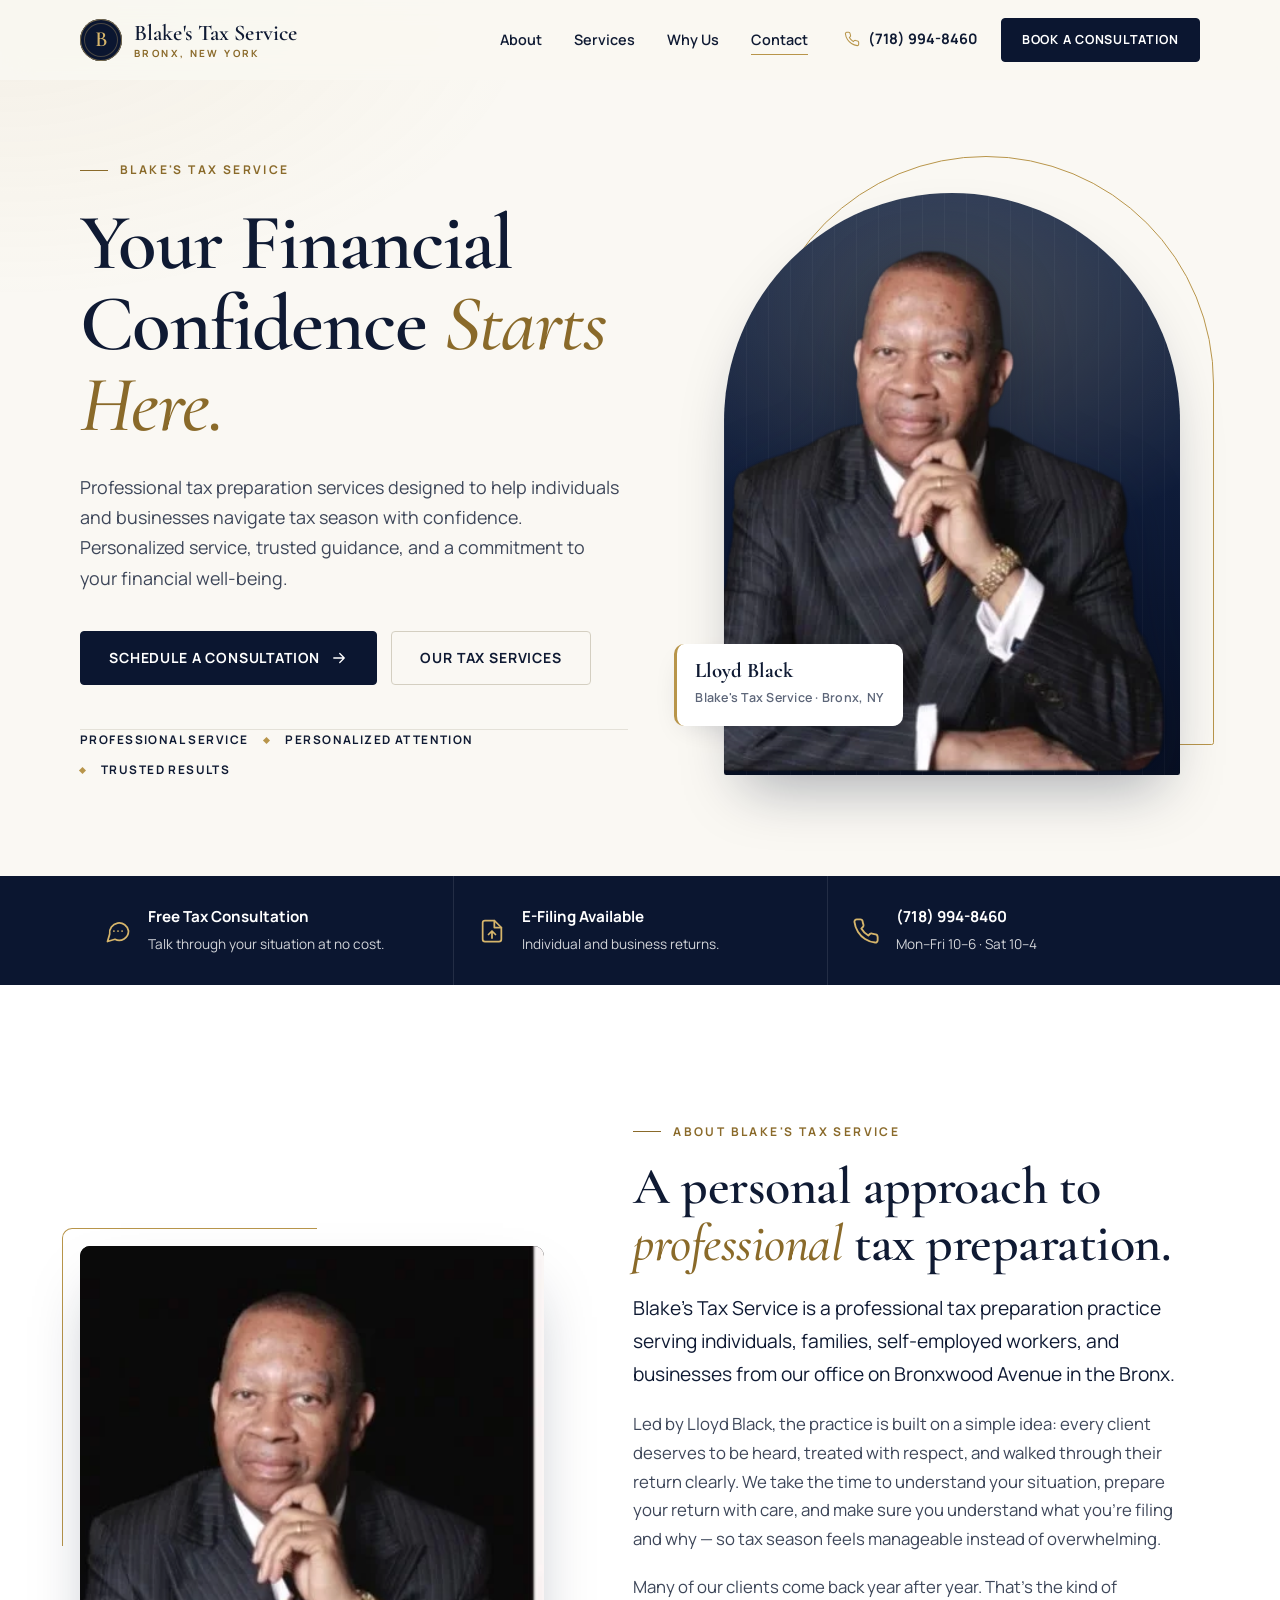
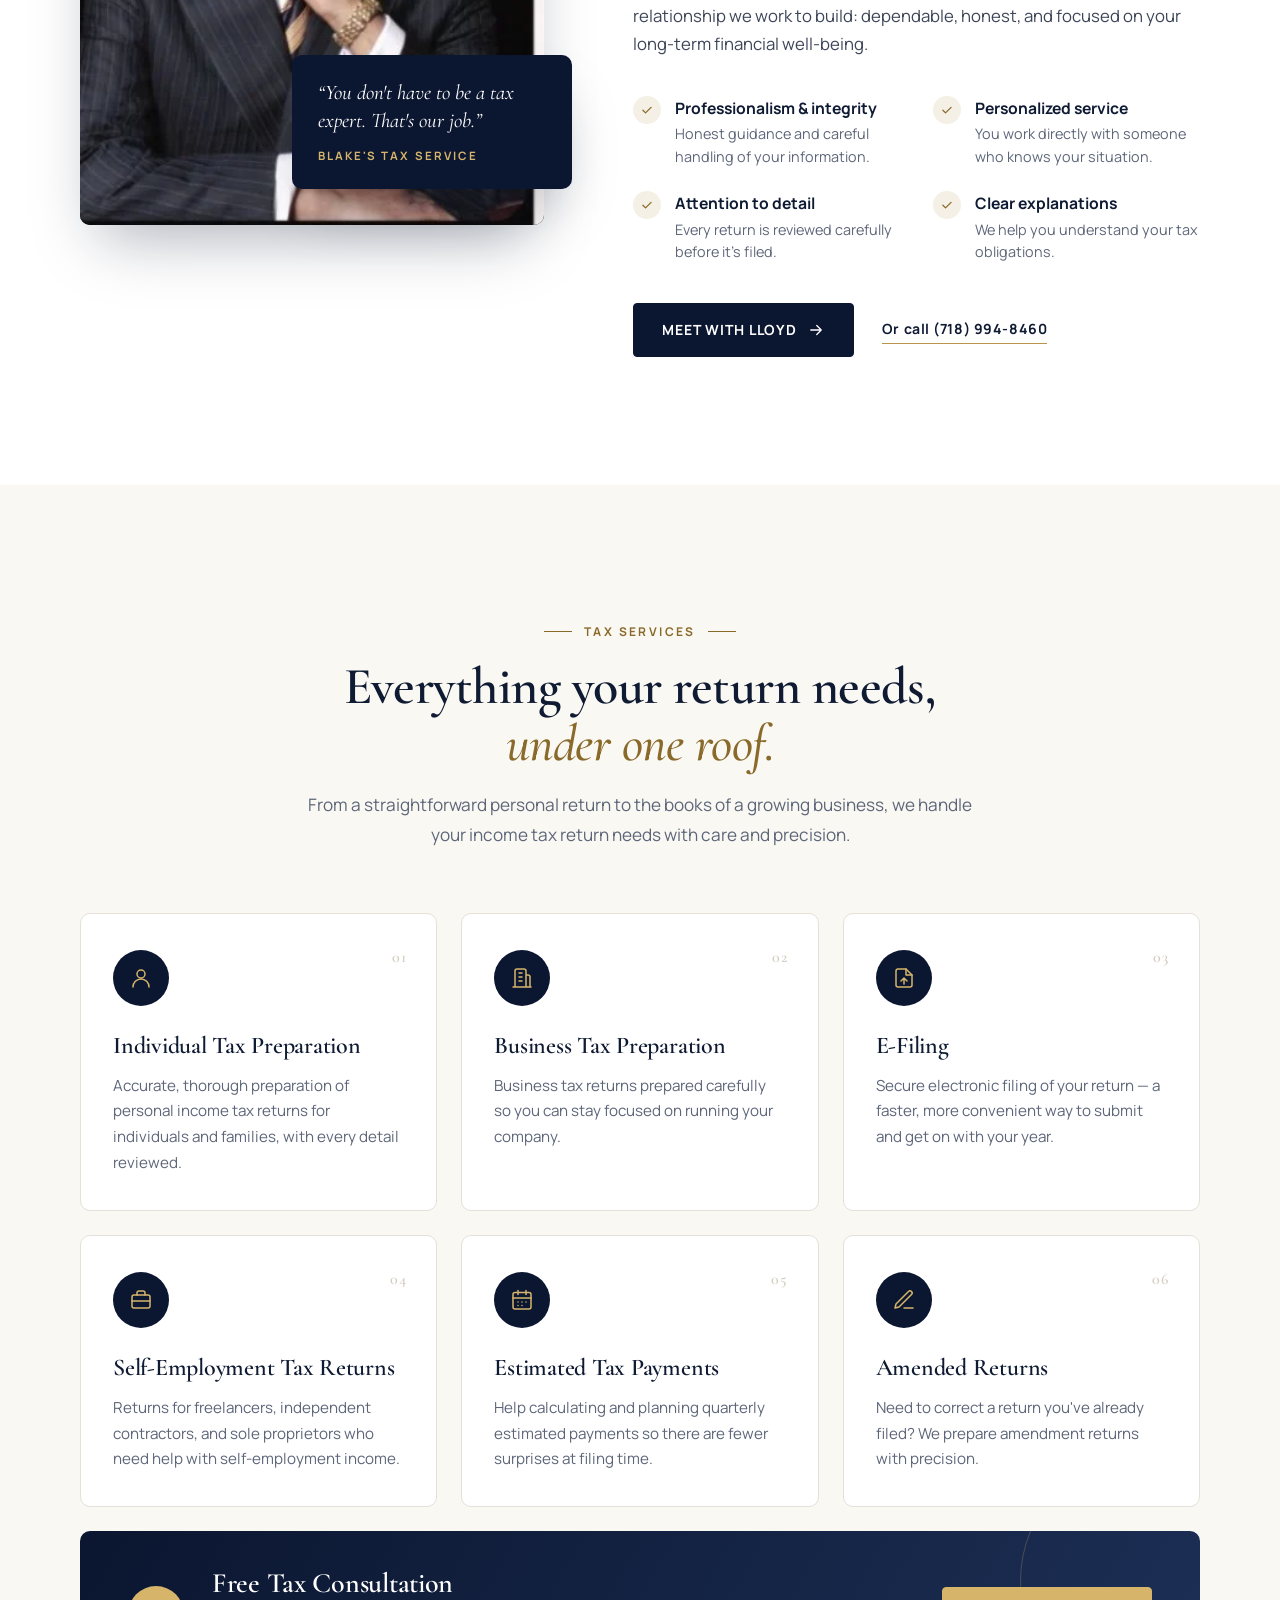
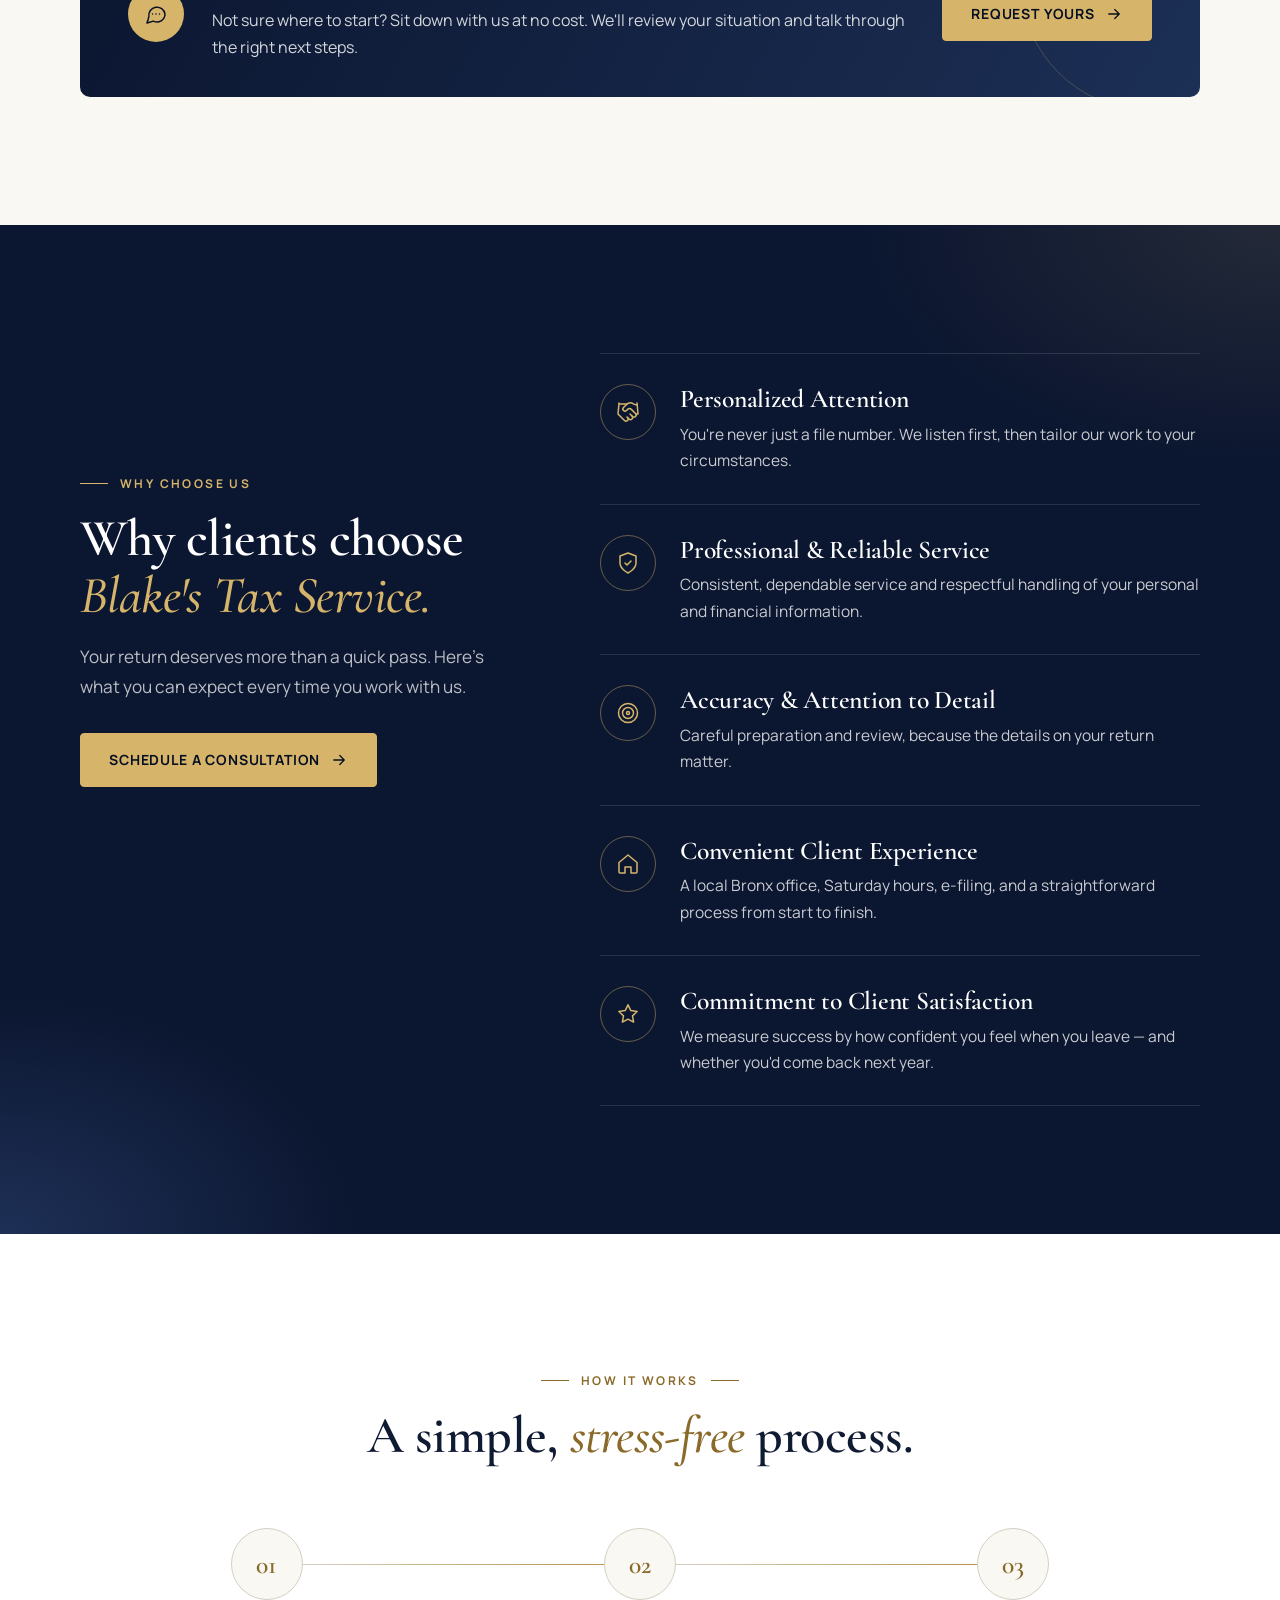
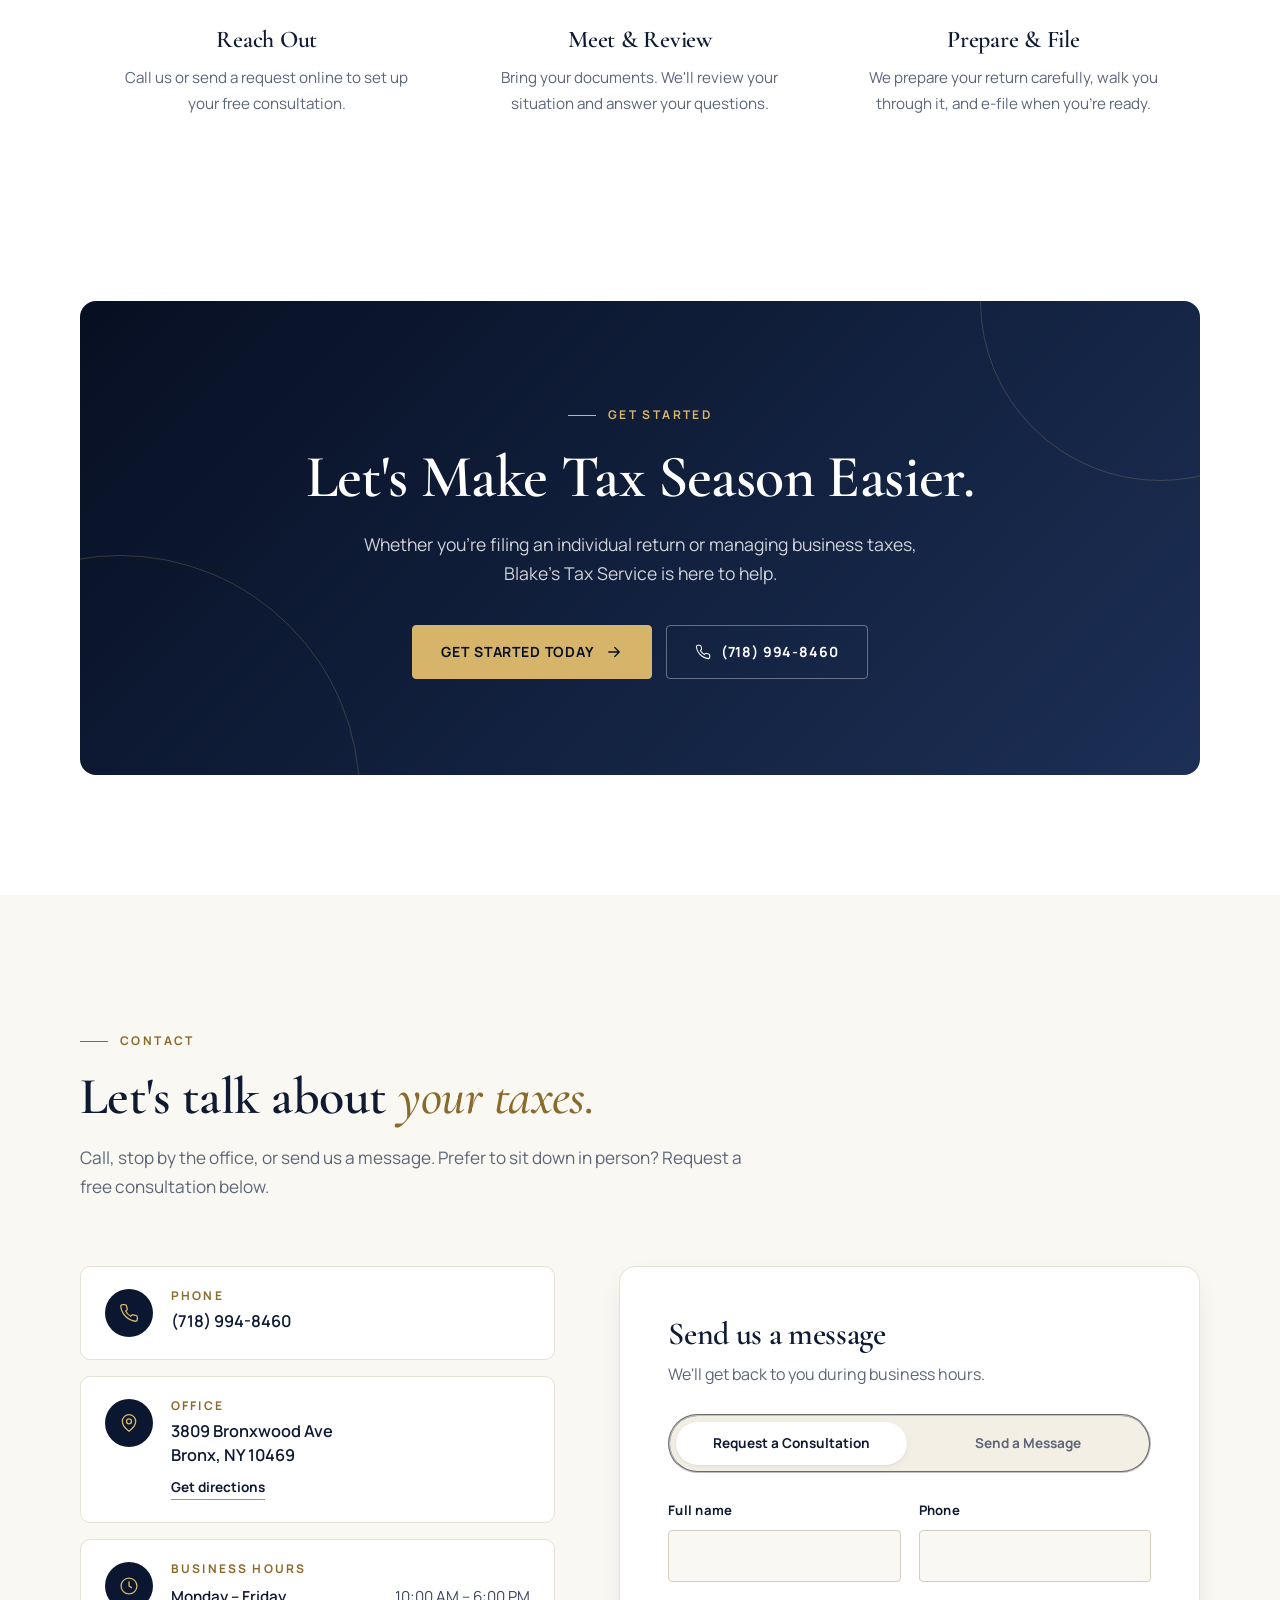
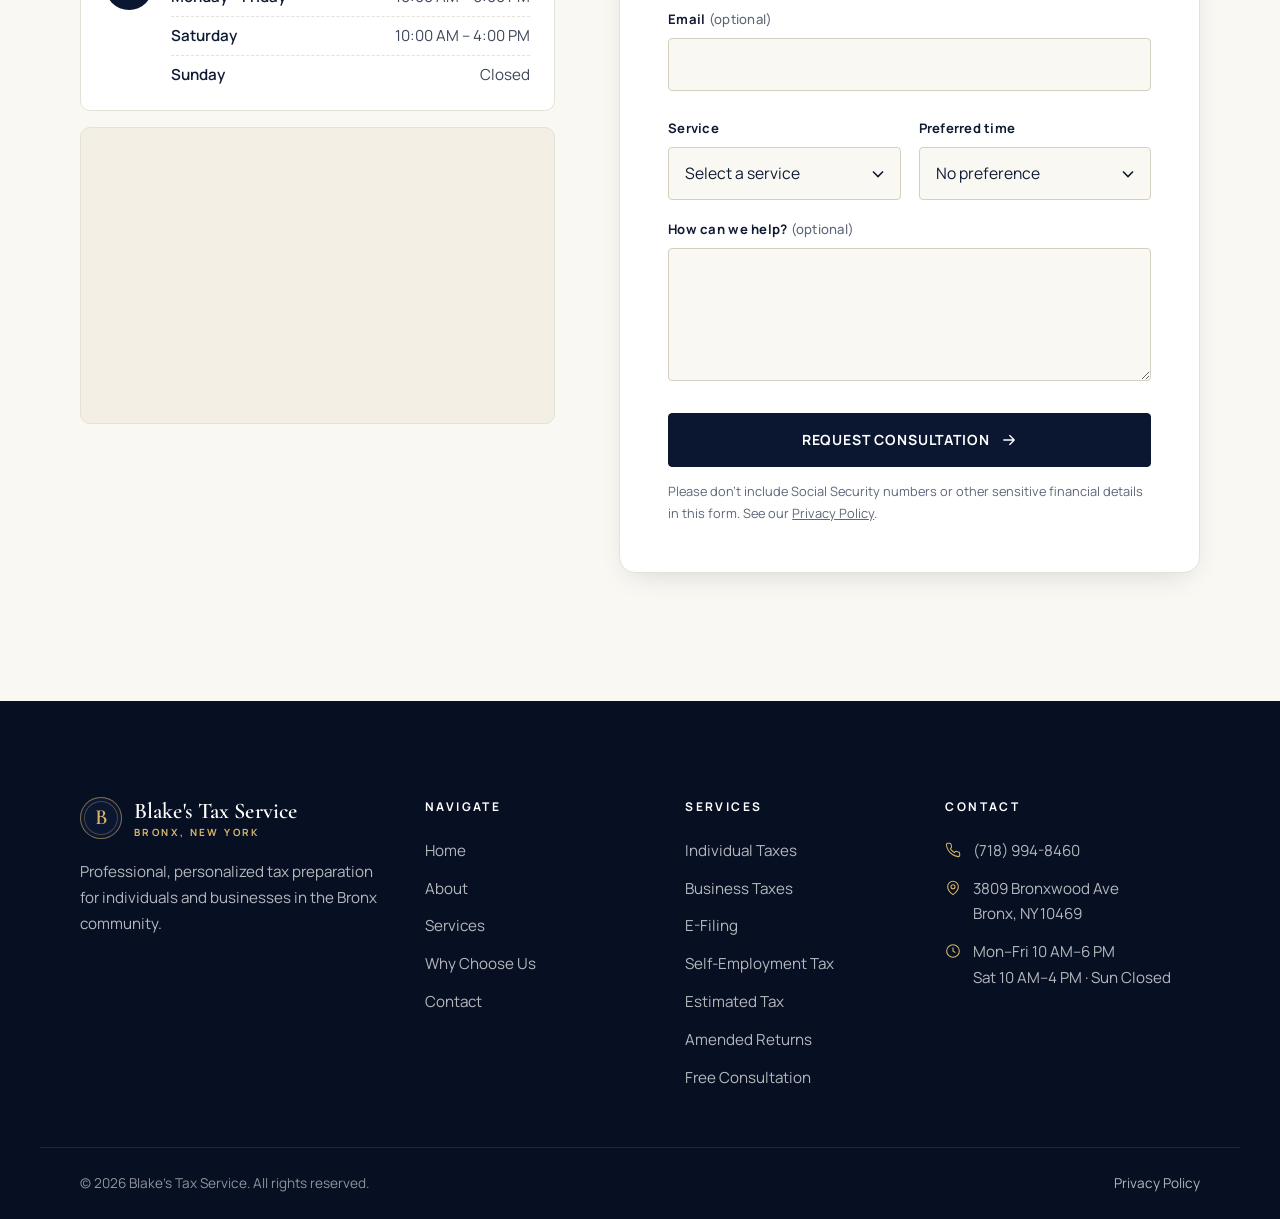
<file: index.html>
<!DOCTYPE html>
<html lang="en">
<head>
  <meta charset="UTF-8">
  <meta name="viewport" content="width=device-width, initial-scale=1.0">
  <title>Blake's Tax Service | Professional Tax Preparation in the Bronx, NY</title>
  <meta name="description" content="Blake's Tax Service offers personalized individual and business tax preparation, e-filing, amended returns, self-employment and estimated tax help, plus free tax consultations. 3809 Bronxwood Ave, Bronx, NY. Call (718) 994-8460.">
  <meta name="theme-color" content="#0b1630">
  <link rel="canonical" href="https://kishonhamilton.github.io/blakestaxservices/">

  <meta property="og:type" content="website">
  <meta property="og:site_name" content="Blake's Tax Service">
  <meta property="og:title" content="Blake's Tax Service | Your Financial Confidence Starts Here">
  <meta property="og:description" content="Personalized tax preparation for individuals and businesses in the Bronx. Free tax consultations.">
  <meta property="og:url" content="https://kishonhamilton.github.io/blakestaxservices/">
  <meta property="og:image" content="https://kishonhamilton.github.io/blakestaxservices/assets/images/professional.png">
  <meta name="twitter:card" content="summary_large_image">

  <link rel="icon" href="assets/images/favicon.svg" type="image/svg+xml">
  <link rel="preload" as="image" href="assets/images/professional_lloyd.png" fetchpriority="high">

  <link rel="preconnect" href="https://fonts.googleapis.com">
  <link rel="preconnect" href="https://fonts.gstatic.com" crossorigin>
  <link href="https://fonts.googleapis.com/css2?family=Cormorant+Garamond:ital,wght@0,500;0,600;1,500&family=Manrope:wght@400;500;600;700&display=swap" rel="stylesheet">
  <link rel="stylesheet" href="assets/css/styles.css">
  <script>document.documentElement.classList.add('js');</script>

  <script type="application/ld+json">
  {
    "@context": "https://schema.org",
    "@type": "AccountingService",
    "name": "Blake's Tax Service",
    "url": "https://kishonhamilton.github.io/blakestaxservices/",
    "image": "https://kishonhamilton.github.io/blakestaxservices/assets/images/professional.png",
    "telephone": "+1-718-994-8460",
    "address": {
      "@type": "PostalAddress",
      "streetAddress": "3809 Bronxwood Ave",
      "addressLocality": "Bronx",
      "addressRegion": "NY",
      "postalCode": "10469",
      "addressCountry": "US"
    },
    "openingHoursSpecification": [
      { "@type": "OpeningHoursSpecification", "dayOfWeek": ["Monday","Tuesday","Wednesday","Thursday","Friday"], "opens": "10:00", "closes": "18:00" },
      { "@type": "OpeningHoursSpecification", "dayOfWeek": "Saturday", "opens": "10:00", "closes": "16:00" }
    ],
    "employee": { "@type": "Person", "name": "Lloyd Black" },
    "makesOffer": [
      { "@type": "Offer", "itemOffered": { "@type": "Service", "name": "Individual Tax Preparation" } },
      { "@type": "Offer", "itemOffered": { "@type": "Service", "name": "Business Tax Preparation" } },
      { "@type": "Offer", "itemOffered": { "@type": "Service", "name": "E-Filing" } },
      { "@type": "Offer", "itemOffered": { "@type": "Service", "name": "Amended Returns" } },
      { "@type": "Offer", "itemOffered": { "@type": "Service", "name": "Self-Employment Tax Returns" } },
      { "@type": "Offer", "itemOffered": { "@type": "Service", "name": "Estimated Tax Payments" } },
      { "@type": "Offer", "price": "0", "priceCurrency": "USD", "itemOffered": { "@type": "Service", "name": "Free Tax Consultation" } }
    ]
  }
  </script>
</head>
<body>
  <!-- Icon sprite -->
  <svg width="0" height="0" style="position:absolute" aria-hidden="true" focusable="false">
    <defs>
      <symbol id="i-arrow" viewBox="0 0 24 24" fill="none" stroke="currentColor" stroke-width="1.7" stroke-linecap="round" stroke-linejoin="round"><path d="M5 12h14M13 6l6 6-6 6"/></symbol>
      <symbol id="i-phone" viewBox="0 0 24 24" fill="none" stroke="currentColor" stroke-width="1.6" stroke-linecap="round" stroke-linejoin="round"><path d="M22 16.9v3a2 2 0 0 1-2.2 2 19.8 19.8 0 0 1-8.6-3.1 19.5 19.5 0 0 1-6-6A19.8 19.8 0 0 1 2.1 4.2 2 2 0 0 1 4.1 2h3a2 2 0 0 1 2 1.7c.1 1 .4 1.9.7 2.8a2 2 0 0 1-.5 2.1L8 9.9a16 16 0 0 0 6 6l1.3-1.3a2 2 0 0 1 2.1-.4c.9.3 1.8.6 2.8.7a2 2 0 0 1 1.7 2z"/></symbol>
      <symbol id="i-pin" viewBox="0 0 24 24" fill="none" stroke="currentColor" stroke-width="1.6" stroke-linecap="round" stroke-linejoin="round"><path d="M20 10c0 6-8 12-8 12S4 16 4 10a8 8 0 0 1 16 0z"/><circle cx="12" cy="10" r="3"/></symbol>
      <symbol id="i-clock" viewBox="0 0 24 24" fill="none" stroke="currentColor" stroke-width="1.6" stroke-linecap="round" stroke-linejoin="round"><circle cx="12" cy="12" r="9.5"/><path d="M12 7v5l3 2"/></symbol>
      <symbol id="i-check" viewBox="0 0 24 24" fill="none" stroke="currentColor" stroke-width="2.2" stroke-linecap="round" stroke-linejoin="round"><path d="m5 12.5 4.5 4.5L19 7.5"/></symbol>
      <symbol id="i-user" viewBox="0 0 24 24" fill="none" stroke="currentColor" stroke-width="1.5" stroke-linecap="round" stroke-linejoin="round"><circle cx="12" cy="8" r="4"/><path d="M4 21a8 8 0 0 1 16 0"/></symbol>
      <symbol id="i-building" viewBox="0 0 24 24" fill="none" stroke="currentColor" stroke-width="1.5" stroke-linecap="round" stroke-linejoin="round"><path d="M3 21h18M5 21V5a2 2 0 0 1 2-2h7a2 2 0 0 1 2 2v16M16 9h2a2 2 0 0 1 2 2v10"/><path d="M9 7h3M9 11h3M9 15h3"/></symbol>
      <symbol id="i-send" viewBox="0 0 24 24" fill="none" stroke="currentColor" stroke-width="1.5" stroke-linecap="round" stroke-linejoin="round"><path d="M14 3H6a2 2 0 0 0-2 2v14a2 2 0 0 0 2 2h12a2 2 0 0 0 2-2V9z"/><path d="M14 3v6h6M12 18v-6M9 15l3-3 3 3"/></symbol>
      <symbol id="i-amend" viewBox="0 0 24 24" fill="none" stroke="currentColor" stroke-width="1.5" stroke-linecap="round" stroke-linejoin="round"><path d="M12 20h9"/><path d="M16.5 3.5a2.1 2.1 0 0 1 3 3L7 19l-4 1 1-4z"/></symbol>
      <symbol id="i-briefcase" viewBox="0 0 24 24" fill="none" stroke="currentColor" stroke-width="1.5" stroke-linecap="round" stroke-linejoin="round"><rect x="3" y="7" width="18" height="13" rx="2"/><path d="M8 7V5a2 2 0 0 1 2-2h4a2 2 0 0 1 2 2v2M3 13h18"/></symbol>
      <symbol id="i-calendar" viewBox="0 0 24 24" fill="none" stroke="currentColor" stroke-width="1.5" stroke-linecap="round" stroke-linejoin="round"><rect x="3" y="4.5" width="18" height="16.5" rx="2"/><path d="M16 2.5v4M8 2.5v4M3 10h18M8 14h.01M12 14h.01M16 14h.01M8 17.5h.01M12 17.5h.01"/></symbol>
      <symbol id="i-chat" viewBox="0 0 24 24" fill="none" stroke="currentColor" stroke-width="1.5" stroke-linecap="round" stroke-linejoin="round"><path d="M21 12a8 8 0 0 1-11.6 7.1L3 21l1.9-6.4A8 8 0 1 1 21 12z"/><path d="M8.5 12h.01M12 12h.01M15.5 12h.01"/></symbol>
      <symbol id="i-handshake" viewBox="0 0 24 24" fill="none" stroke="currentColor" stroke-width="1.5" stroke-linecap="round" stroke-linejoin="round"><path d="m11 17 2 2a1 1 0 0 0 3-3"/><path d="m14 14 2.5 2.5a1 1 0 0 0 3-3l-3.9-3.9a3 3 0 0 0-4.2 0l-.9.9a1 1 0 0 1-3-3l2.8-2.8a5.8 5.8 0 0 1 7.1-.9l.5.3a4 4 0 0 0 2.6.6H21"/><path d="m21 3 1 11h-2M3 3 2 14l6.5 6.5a1 1 0 0 0 3-3M3 4h8"/></symbol>
      <symbol id="i-shield" viewBox="0 0 24 24" fill="none" stroke="currentColor" stroke-width="1.5" stroke-linecap="round" stroke-linejoin="round"><path d="M12 22s8-4 8-10V5l-8-3-8 3v7c0 6 8 10 8 10z"/><path d="m9 12 2 2 4-4"/></symbol>
      <symbol id="i-target" viewBox="0 0 24 24" fill="none" stroke="currentColor" stroke-width="1.5" stroke-linecap="round" stroke-linejoin="round"><circle cx="12" cy="12" r="9.5"/><circle cx="12" cy="12" r="5.5"/><circle cx="12" cy="12" r="1.5"/></symbol>
      <symbol id="i-home" viewBox="0 0 24 24" fill="none" stroke="currentColor" stroke-width="1.5" stroke-linecap="round" stroke-linejoin="round"><path d="M3 10.5 12 3l9 7.5V20a1 1 0 0 1-1 1h-5v-6H9v6H4a1 1 0 0 1-1-1z"/></symbol>
      <symbol id="i-star" viewBox="0 0 24 24" fill="none" stroke="currentColor" stroke-width="1.5" stroke-linecap="round" stroke-linejoin="round"><path d="m12 2.8 2.8 5.8 6.3.9-4.6 4.4 1.1 6.3L12 17.2l-5.6 3 1.1-6.3L2.9 9.5l6.3-.9z"/></symbol>
    </defs>
  </svg>

  <a class="skip-link" href="#main">Skip to content</a>

  <!-- ============ Header ============ -->
  <header class="site-header" id="top">
    <div class="container header-inner">
      <a class="brand" href="#home" aria-label="Blake's Tax Service — home">
        <span class="brand-mark" aria-hidden="true">B</span>
        <span class="brand-text">
          <span class="brand-name">Blake's Tax Service</span>
          <span class="brand-tag">Bronx, New York</span>
        </span>
      </a>

      <button class="nav-toggle" type="button" aria-expanded="false" aria-controls="nav-menu" aria-label="Open menu">
        <span></span><span></span><span></span>
      </button>

      <nav class="nav-menu" id="nav-menu" aria-label="Primary">
        <ul class="nav-links">
          <li><a href="#about">About</a></li>
          <li><a href="#services">Services</a></li>
          <li><a href="#why">Why Us</a></li>
          <li><a href="#contact">Contact</a></li>
        </ul>
        <div class="nav-actions">
          <a class="nav-phone" href="tel:+17189948460"><svg aria-hidden="true"><use href="#i-phone"/></svg>(718) 994-8460</a>
          <a class="btn btn--primary btn--sm" href="#contact" data-intent="consultation">Book a Consultation</a>
        </div>
      </nav>
    </div>
  </header>

  <main id="main">

    <!-- ============ Hero ============ -->
    <section class="hero" id="home" aria-labelledby="hero-title">
      <div class="container hero-grid">
        <div class="hero-copy">
          <span class="eyebrow">Blake's Tax Service</span>
          <h1 id="hero-title">Your Financial Confidence <em>Starts Here.</em></h1>
          <p class="hero-lead">Professional tax preparation services designed to help individuals and businesses navigate tax season with confidence. Personalized service, trusted guidance, and a commitment to your financial well-being.</p>
          <div class="hero-ctas">
            <a class="btn btn--primary" href="#contact" data-intent="consultation">Schedule a Consultation <svg aria-hidden="true"><use href="#i-arrow"/></svg></a>
            <a class="btn btn--ghost" href="#services">Our Tax Services</a>
          </div>
          <ul class="hero-trust" role="list" aria-label="Our promise">
            <li>Professional Service</li>
            <li>Personalized Attention</li>
            <li>Trusted Results</li>
          </ul>
        </div>

        <div class="hero-visual">
          <figure class="portrait" id="hero-portrait">
            <div class="portrait-outline" aria-hidden="true"></div>
            <div class="portrait-arch" aria-hidden="true"></div>
            <!-- To replace the photo, swap the file at assets/images/professional_lloyd.png (transparent PNG works best). -->
            <img src="assets/images/professional_lloyd.png" width="377" height="541"
                 alt="Lloyd Black of Blake's Tax Service, in a navy pinstripe suit"
                 fetchpriority="high" decoding="async">
            <div class="portrait-placeholder" aria-hidden="true">Photo of Lloyd Black<br>(assets/images/professional_lloyd.png)</div>
            <figcaption class="portrait-card">
              <div>
                <strong>Lloyd Black</strong>
                <span>Blake's Tax Service · Bronx, NY</span>
              </div>
            </figcaption>
          </figure>
        </div>
      </div>
    </section>

    <!-- ============ Highlights strip ============ -->
    <section class="strip" aria-label="Quick facts">
      <div class="container strip-inner">
        <div class="strip-item">
          <svg aria-hidden="true"><use href="#i-chat"/></svg>
          <div><strong>Free Tax Consultation</strong><span>Talk through your situation at no cost.</span></div>
        </div>
        <div class="strip-item">
          <svg aria-hidden="true"><use href="#i-send"/></svg>
          <div><strong>E-Filing Available</strong><span>Individual and business returns.</span></div>
        </div>
        <div class="strip-item">
          <svg aria-hidden="true"><use href="#i-phone"/></svg>
          <div><strong><a href="tel:+17189948460">(718) 994-8460</a></strong><span>Mon–Fri 10–6 · Sat 10–4</span></div>
        </div>
      </div>
    </section>

    <!-- ============ About ============ -->
    <section class="section about" id="about" aria-labelledby="about-title">
      <div class="container about-grid">
        <div class="about-media reveal">
          <div class="about-photo">
            <img src="assets/images/professional.png" width="377" height="541" loading="lazy" decoding="async"
                 alt="Portrait of Lloyd Black, Blake's Tax Service">
          </div>
          <blockquote class="about-quote">
            <p>“You don't have to be a tax expert. That's our job.”</p>
            <span>Blake's Tax Service</span>
          </blockquote>
        </div>

        <div class="about-copy reveal" style="--d:.1s">
          <span class="eyebrow">About Blake's Tax Service</span>
          <h2 id="about-title">A personal approach to <em>professional</em> tax preparation.</h2>
          <p class="lead">Blake's Tax Service is a professional tax preparation practice serving individuals, families, self-employed workers, and businesses from our office on Bronxwood Avenue in the Bronx.</p>
          <p>Led by Lloyd Black, the practice is built on a simple idea: every client deserves to be heard, treated with respect, and walked through their return clearly. We take the time to understand your situation, prepare your return with care, and make sure you understand what you're filing and why — so tax season feels manageable instead of overwhelming.</p>
          <p>Many of our clients come back year after year. That's the kind of relationship we work to build: dependable, honest, and focused on your long-term financial well-being.</p>

          <ul class="values" role="list">
            <li><span class="tick"><svg aria-hidden="true"><use href="#i-check"/></svg></span><div><strong>Professionalism &amp; integrity</strong><span>Honest guidance and careful handling of your information.</span></div></li>
            <li><span class="tick"><svg aria-hidden="true"><use href="#i-check"/></svg></span><div><strong>Personalized service</strong><span>You work directly with someone who knows your situation.</span></div></li>
            <li><span class="tick"><svg aria-hidden="true"><use href="#i-check"/></svg></span><div><strong>Attention to detail</strong><span>Every return is reviewed carefully before it's filed.</span></div></li>
            <li><span class="tick"><svg aria-hidden="true"><use href="#i-check"/></svg></span><div><strong>Clear explanations</strong><span>We help you understand your tax obligations.</span></div></li>
          </ul>

          <div class="about-sign">
            <a class="btn btn--primary" href="#contact" data-intent="consultation">Meet with Lloyd <svg aria-hidden="true"><use href="#i-arrow"/></svg></a>
            <a class="text-link" href="tel:+17189948460">Or call (718) 994-8460</a>
          </div>
        </div>
      </div>
    </section>

    <!-- ============ Services ============ -->
    <section class="section services" id="services" aria-labelledby="services-title">
      <div class="container">
        <div class="section-head section-head--center reveal">
          <span class="eyebrow">Tax Services</span>
          <h2 id="services-title">Everything your return needs, <em>under one roof.</em></h2>
          <p>From a straightforward personal return to the books of a growing business, we handle your income tax return needs with care and precision.</p>
        </div>

        <div class="services-grid">
          <article class="service-card reveal">
            <span class="service-num" aria-hidden="true">01</span>
            <span class="icon-badge" aria-hidden="true"><svg><use href="#i-user"/></svg></span>
            <h3>Individual Tax Preparation</h3>
            <p>Accurate, thorough preparation of personal income tax returns for individuals and families, with every detail reviewed.</p>
          </article>
          <article class="service-card reveal" style="--d:.08s">
            <span class="service-num" aria-hidden="true">02</span>
            <span class="icon-badge" aria-hidden="true"><svg><use href="#i-building"/></svg></span>
            <h3>Business Tax Preparation</h3>
            <p>Business tax returns prepared carefully so you can stay focused on running your company.</p>
          </article>
          <article class="service-card reveal" style="--d:.16s">
            <span class="service-num" aria-hidden="true">03</span>
            <span class="icon-badge" aria-hidden="true"><svg><use href="#i-send"/></svg></span>
            <h3>E-Filing</h3>
            <p>Secure electronic filing of your return — a faster, more convenient way to submit and get on with your year.</p>
          </article>
          <article class="service-card reveal">
            <span class="service-num" aria-hidden="true">04</span>
            <span class="icon-badge" aria-hidden="true"><svg><use href="#i-briefcase"/></svg></span>
            <h3>Self-Employment Tax Returns</h3>
            <p>Returns for freelancers, independent contractors, and sole proprietors who need help with self-employment income.</p>
          </article>
          <article class="service-card reveal" style="--d:.08s">
            <span class="service-num" aria-hidden="true">05</span>
            <span class="icon-badge" aria-hidden="true"><svg><use href="#i-calendar"/></svg></span>
            <h3>Estimated Tax Payments</h3>
            <p>Help calculating and planning quarterly estimated payments so there are fewer surprises at filing time.</p>
          </article>
          <article class="service-card reveal" style="--d:.16s">
            <span class="service-num" aria-hidden="true">06</span>
            <span class="icon-badge" aria-hidden="true"><svg><use href="#i-amend"/></svg></span>
            <h3>Amended Returns</h3>
            <p>Need to correct a return you've already filed? We prepare amendment returns with precision.</p>
          </article>
        </div>

        <div class="service-feature reveal">
          <span class="icon-badge" aria-hidden="true"><svg><use href="#i-chat"/></svg></span>
          <div>
            <h3>Free Tax Consultation</h3>
            <p>Not sure where to start? Sit down with us at no cost. We'll review your situation and talk through the right next steps.</p>
          </div>
          <a class="btn btn--gold" href="#contact" data-intent="consultation">Request Yours <svg aria-hidden="true"><use href="#i-arrow"/></svg></a>
        </div>
      </div>
    </section>

    <!-- ============ Why Choose ============ -->
    <section class="section why" id="why" aria-labelledby="why-title">
      <div class="container why-layout">
        <div class="section-head reveal">
          <span class="eyebrow eyebrow--light">Why Choose Us</span>
          <h2 id="why-title">Why clients choose <em>Blake's Tax Service.</em></h2>
          <p>Your return deserves more than a quick pass. Here's what you can expect every time you work with us.</p>
          <div style="margin-top:32px"><a class="btn btn--gold" href="#contact" data-intent="consultation">Schedule a Consultation <svg aria-hidden="true"><use href="#i-arrow"/></svg></a></div>
        </div>

        <ul class="why-list" role="list">
          <li class="why-item reveal">
            <span class="icon-line" aria-hidden="true"><svg><use href="#i-handshake"/></svg></span>
            <div><h3>Personalized Attention</h3><p>You're never just a file number. We listen first, then tailor our work to your circumstances.</p></div>
          </li>
          <li class="why-item reveal">
            <span class="icon-line" aria-hidden="true"><svg><use href="#i-shield"/></svg></span>
            <div><h3>Professional &amp; Reliable Service</h3><p>Consistent, dependable service and respectful handling of your personal and financial information.</p></div>
          </li>
          <li class="why-item reveal">
            <span class="icon-line" aria-hidden="true"><svg><use href="#i-target"/></svg></span>
            <div><h3>Accuracy &amp; Attention to Detail</h3><p>Careful preparation and review, because the details on your return matter.</p></div>
          </li>
          <li class="why-item reveal">
            <span class="icon-line" aria-hidden="true"><svg><use href="#i-home"/></svg></span>
            <div><h3>Convenient Client Experience</h3><p>A local Bronx office, Saturday hours, e-filing, and a straightforward process from start to finish.</p></div>
          </li>
          <li class="why-item reveal">
            <span class="icon-line" aria-hidden="true"><svg><use href="#i-star"/></svg></span>
            <div><h3>Commitment to Client Satisfaction</h3><p>We measure success by how confident you feel when you leave — and whether you'd come back next year.</p></div>
          </li>
        </ul>
      </div>
    </section>

    <!-- ============ Process ============ -->
    <section class="section process" aria-labelledby="process-title">
      <div class="container">
        <div class="section-head section-head--center reveal">
          <span class="eyebrow">How It Works</span>
          <h2 id="process-title">A simple, <em>stress-free</em> process.</h2>
        </div>
        <ol class="steps">
          <li class="step reveal"><h3>Reach Out</h3><p>Call us or send a request online to set up your free consultation.</p></li>
          <li class="step reveal" style="--d:.1s"><h3>Meet &amp; Review</h3><p>Bring your documents. We'll review your situation and answer your questions.</p></li>
          <li class="step reveal" style="--d:.2s"><h3>Prepare &amp; File</h3><p>We prepare your return carefully, walk you through it, and e-file when you're ready.</p></li>
        </ol>
      </div>
    </section>

    <!-- ============ CTA ============ -->
    <section class="cta" aria-labelledby="cta-title">
      <div class="container">
        <div class="cta-panel reveal">
          <span class="eyebrow eyebrow--light">Get Started</span>
          <h2 id="cta-title">Let's Make Tax Season Easier.</h2>
          <p>Whether you're filing an individual return or managing business taxes, Blake's Tax Service is here to help.</p>
          <div class="cta-actions">
            <a class="btn btn--gold" href="#contact" data-intent="consultation">Get Started Today <svg aria-hidden="true"><use href="#i-arrow"/></svg></a>
            <a class="btn btn--ghost-light" href="tel:+17189948460"><svg aria-hidden="true" style="width:16px;height:16px"><use href="#i-phone"/></svg> (718) 994-8460</a>
          </div>
        </div>
      </div>
    </section>

    <!-- ============ Contact ============ -->
    <section class="section contact" id="contact" aria-labelledby="contact-title">
      <div class="container">
        <div class="section-head reveal">
          <span class="eyebrow">Contact</span>
          <h2 id="contact-title">Let's talk about <em>your taxes.</em></h2>
          <p>Call, stop by the office, or send us a message. Prefer to sit down in person? Request a free consultation below.</p>
        </div>

        <div class="contact-grid">
          <div class="contact-details reveal">
            <div class="detail">
              <span class="icon-badge" aria-hidden="true"><svg><use href="#i-phone"/></svg></span>
              <div>
                <h3>Phone</h3>
                <p><a href="tel:+17189948460">(718) 994-8460</a></p>
              </div>
            </div>
            <div class="detail">
              <span class="icon-badge" aria-hidden="true"><svg><use href="#i-pin"/></svg></span>
              <div>
                <h3>Office</h3>
                <address>3809 Bronxwood Ave<br>Bronx, NY 10469</address>
                <a class="sub" href="https://www.google.com/maps/dir/?api=1&amp;destination=3809+Bronxwood+Ave,+Bronx,+NY+10469" target="_blank" rel="noopener">Get directions</a>
              </div>
            </div>
            <div class="detail">
              <span class="icon-badge" aria-hidden="true"><svg><use href="#i-clock"/></svg></span>
              <div>
                <h3>Business Hours</h3>
                <ul class="hours" role="list">
                  <li><span>Monday – Friday</span><span>10:00 AM – 6:00 PM</span></li>
                  <li><span>Saturday</span><span>10:00 AM – 4:00 PM</span></li>
                  <li><span>Sunday</span><span>Closed</span></li>
                </ul>
              </div>
            </div>
            <div class="map-frame">
              <iframe title="Map showing Blake's Tax Service at 3809 Bronxwood Ave, Bronx, NY"
                      src="https://www.google.com/maps?q=3809+Bronxwood+Ave,+Bronx,+NY+10469&amp;output=embed"
                      loading="lazy" referrerpolicy="no-referrer-when-downgrade"></iframe>
            </div>
          </div>

          <div class="form-card reveal" style="--d:.1s">
            <h3>Send us a message</h3>
            <p>We'll get back to you during business hours.</p>

            <!--
              FORM DELIVERY: set data-endpoint to a form service URL (e.g. https://formspree.io/f/XXXX)
              to have submissions delivered by email. Until it's set, the form validates and then
              asks the visitor to call the office.
            -->
            <form id="contact-form" novalidate data-endpoint="">
              <fieldset class="form-tabs">
                <legend class="sr-only">What would you like to do?</legend>
                <label><input type="radio" name="request_type" value="Consultation request" checked><span>Request a Consultation</span></label>
                <label><input type="radio" name="request_type" value="General message"><span>Send a Message</span></label>
              </fieldset>

              <div class="form-grid">
                <div class="field">
                  <label for="f-name">Full name</label>
                  <input id="f-name" name="name" type="text" autocomplete="name" required>
                  <span class="field-error" aria-live="polite"></span>
                </div>
                <div class="field">
                  <label for="f-phone">Phone</label>
                  <input id="f-phone" name="phone" type="tel" autocomplete="tel" required>
                  <span class="field-error" aria-live="polite"></span>
                </div>
                <div class="field field--full">
                  <label for="f-email">Email <span class="opt">(optional)</span></label>
                  <input id="f-email" name="email" type="email" autocomplete="email">
                  <span class="field-error" aria-live="polite"></span>
                </div>
                <div class="field consult-only">
                  <label for="f-service">Service</label>
                  <select id="f-service" name="service">
                    <option value="">Select a service</option>
                    <option>Individual Tax Preparation</option>
                    <option>Business Tax Preparation</option>
                    <option>E-Filing</option>
                    <option>Self-Employment Tax Return</option>
                    <option>Estimated Tax Payments</option>
                    <option>Amended Return</option>
                    <option>Not sure yet</option>
                  </select>
                </div>
                <div class="field consult-only">
                  <label for="f-time">Preferred time</label>
                  <select id="f-time" name="preferred_time">
                    <option value="">No preference</option>
                    <option>Weekday morning</option>
                    <option>Weekday afternoon</option>
                    <option>Saturday</option>
                  </select>
                </div>
                <div class="field field--full">
                  <label for="f-message">How can we help? <span class="opt" id="msg-opt">(optional)</span></label>
                  <textarea id="f-message" name="message" rows="4"></textarea>
                  <span class="field-error" aria-live="polite"></span>
                </div>
              </div>

              <div class="form-foot">
                <button class="btn btn--primary btn--block" type="submit" id="f-submit">Request Consultation <svg aria-hidden="true"><use href="#i-arrow"/></svg></button>
                <p class="form-note">Please don't include Social Security numbers or other sensitive financial details in this form. See our <a href="privacy.html">Privacy Policy</a>.</p>
                <div class="form-status" role="status" aria-live="polite"></div>
              </div>
            </form>
          </div>
        </div>
      </div>
    </section>
  </main>

  <!-- ============ Footer ============ -->
  <footer class="site-footer">
    <div class="container footer-grid">
      <div>
        <a class="brand" href="#home" aria-label="Blake's Tax Service — back to top">
          <span class="brand-mark" aria-hidden="true">B</span>
          <span class="brand-text">
            <span class="brand-name">Blake's Tax Service</span>
            <span class="brand-tag">Bronx, New York</span>
          </span>
        </a>
        <p class="footer-about">Professional, personalized tax preparation for individuals and businesses in the Bronx community.</p>
      </div>
      <div>
        <h4>Navigate</h4>
        <ul class="footer-links" role="list">
          <li><a href="#home">Home</a></li>
          <li><a href="#about">About</a></li>
          <li><a href="#services">Services</a></li>
          <li><a href="#why">Why Choose Us</a></li>
          <li><a href="#contact">Contact</a></li>
        </ul>
      </div>
      <div>
        <h4>Services</h4>
        <ul class="footer-links" role="list">
          <li><a href="#services">Individual Taxes</a></li>
          <li><a href="#services">Business Taxes</a></li>
          <li><a href="#services">E-Filing</a></li>
          <li><a href="#services">Self-Employment Tax</a></li>
          <li><a href="#services">Estimated Tax</a></li>
          <li><a href="#services">Amended Returns</a></li>
          <li><a href="#contact" data-intent="consultation">Free Consultation</a></li>
        </ul>
      </div>
      <div>
        <h4>Contact</h4>
        <ul class="footer-links footer-contact" role="list">
          <li><svg aria-hidden="true"><use href="#i-phone"/></svg><a href="tel:+17189948460">(718) 994-8460</a></li>
          <li><svg aria-hidden="true"><use href="#i-pin"/></svg><span>3809 Bronxwood Ave<br>Bronx, NY 10469</span></li>
          <li><svg aria-hidden="true"><use href="#i-clock"/></svg><span>Mon–Fri 10 AM–6 PM<br>Sat 10 AM–4 PM · Sun Closed</span></li>
        </ul>
      </div>
    </div>
    <div class="container footer-bottom">
      <p>&copy; <span data-year>2026</span> Blake's Tax Service. All rights reserved.</p>
      <p><a href="privacy.html">Privacy Policy</a></p>
    </div>
  </footer>

  <div class="mobile-cta" aria-label="Quick contact">
    <a class="btn btn--ghost-light" href="tel:+17189948460">Call Now</a>
    <a class="btn btn--gold" href="#contact" data-intent="consultation">Book Consultation</a>
  </div>

  <script src="assets/js/main.js" defer></script>
</body>
</html>
</file>
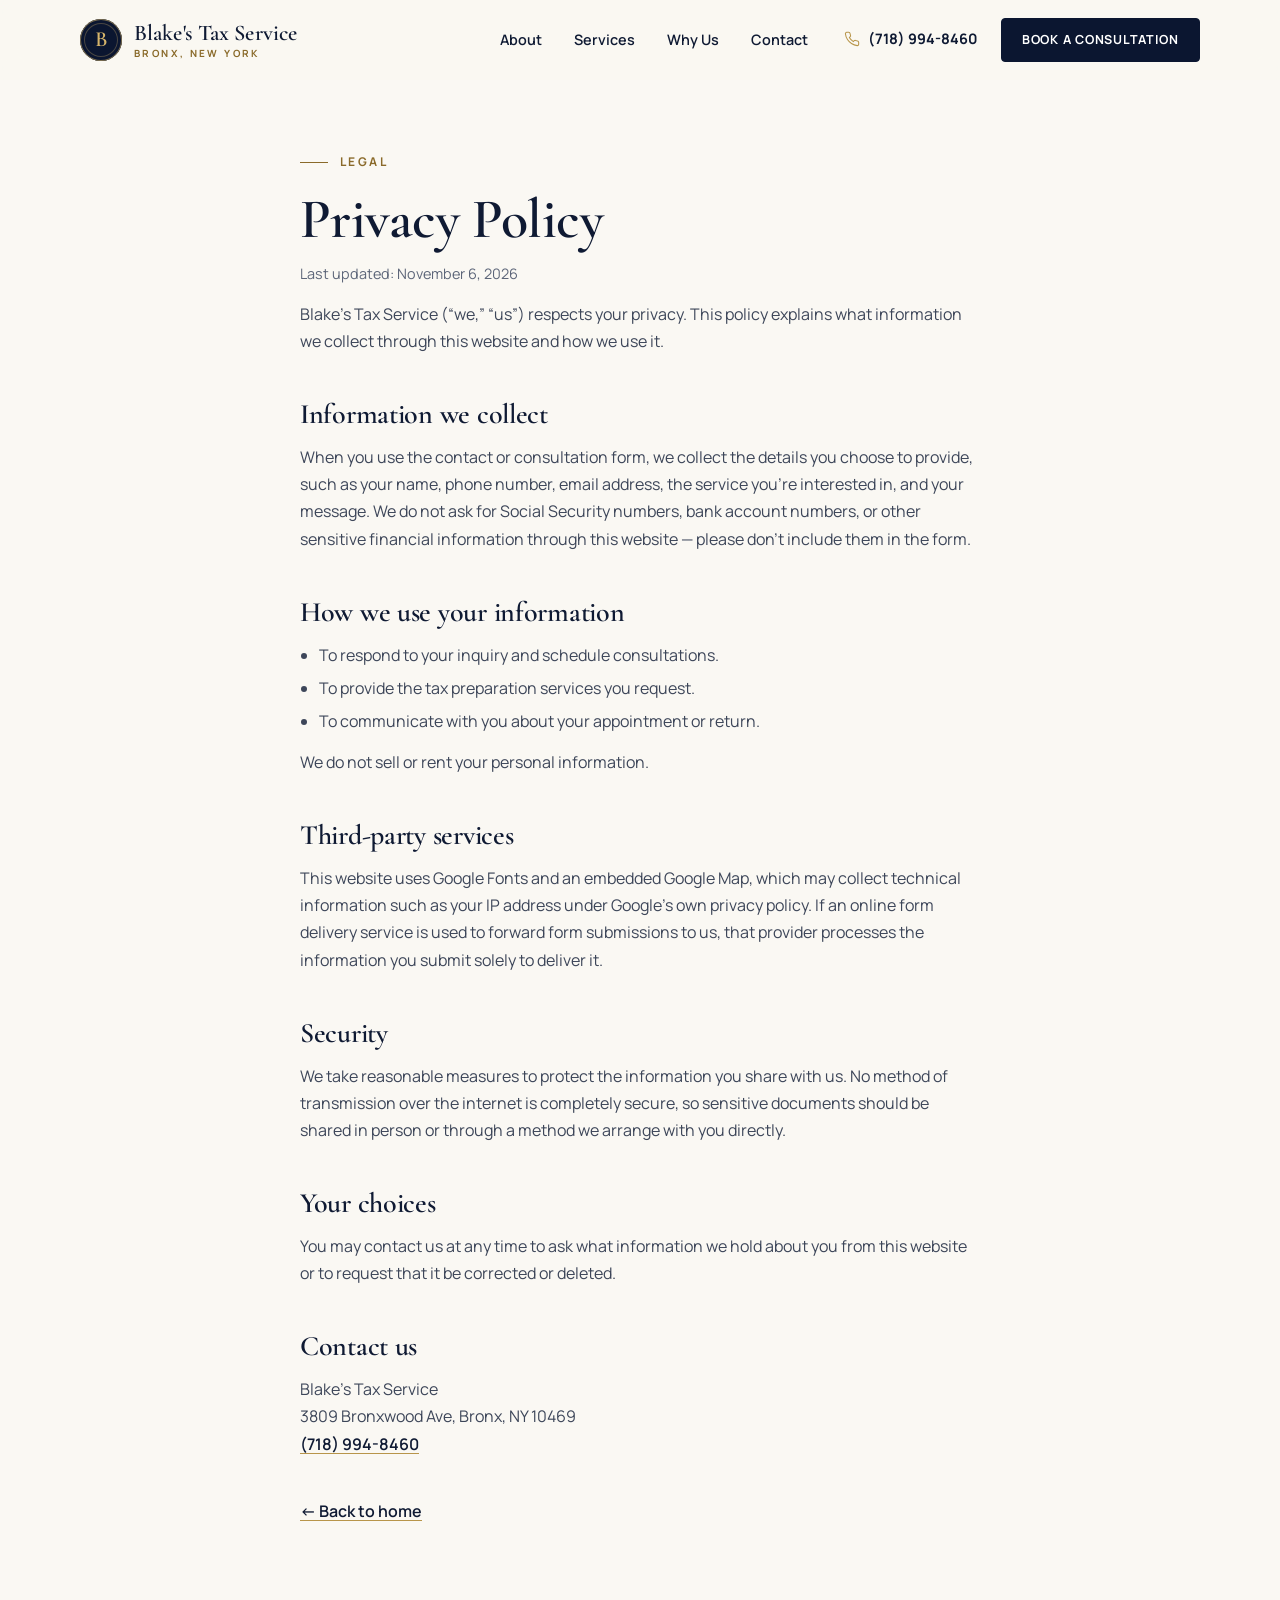
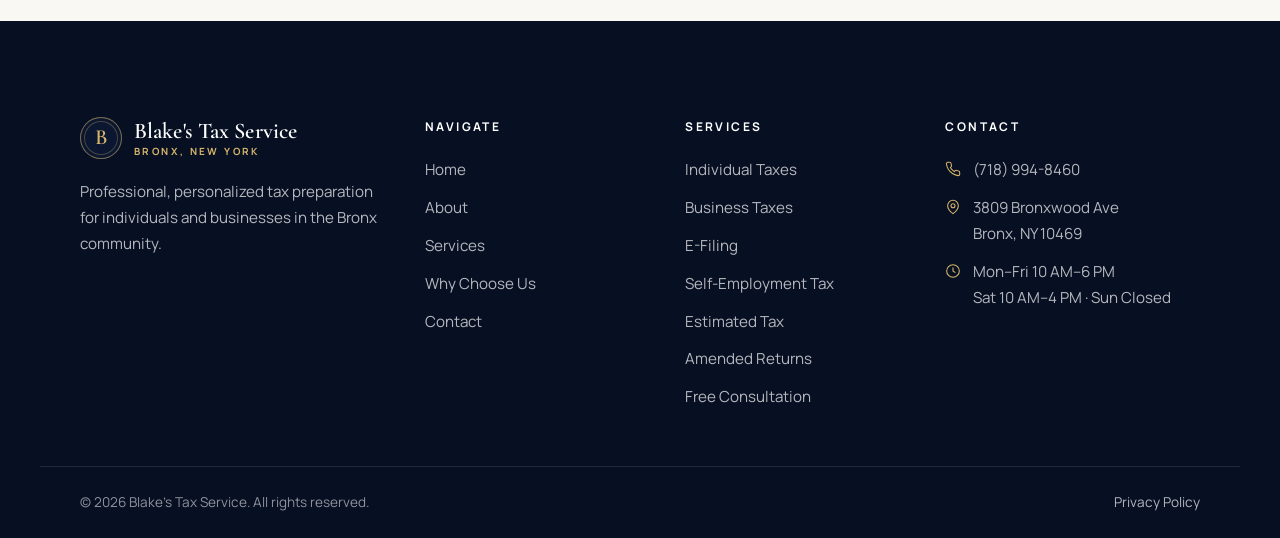
<file: privacy.html>
<!DOCTYPE html>
<html lang="en">
<head>
  <meta charset="UTF-8">
  <meta name="viewport" content="width=device-width, initial-scale=1.0">
  <title>Privacy Policy | Blake's Tax Service</title>
  <meta name="description" content="How Blake's Tax Service collects, uses, and protects information submitted through this website.">
  <meta name="theme-color" content="#0b1630">
  <link rel="canonical" href="https://kishonhamilton.github.io/blakestaxservices/privacy.html">
  <link rel="icon" href="assets/images/favicon.svg" type="image/svg+xml">
  <link rel="preconnect" href="https://fonts.googleapis.com">
  <link rel="preconnect" href="https://fonts.gstatic.com" crossorigin>
  <link href="https://fonts.googleapis.com/css2?family=Cormorant+Garamond:ital,wght@0,500;0,600;1,500&family=Manrope:wght@400;500;600;700&display=swap" rel="stylesheet">
  <link rel="stylesheet" href="assets/css/styles.css">
</head>
<body>
  <svg width="0" height="0" style="position:absolute" aria-hidden="true" focusable="false">
    <defs>
      <symbol id="i-phone" viewBox="0 0 24 24" fill="none" stroke="currentColor" stroke-width="1.6" stroke-linecap="round" stroke-linejoin="round"><path d="M22 16.9v3a2 2 0 0 1-2.2 2 19.8 19.8 0 0 1-8.6-3.1 19.5 19.5 0 0 1-6-6A19.8 19.8 0 0 1 2.1 4.2 2 2 0 0 1 4.1 2h3a2 2 0 0 1 2 1.7c.1 1 .4 1.9.7 2.8a2 2 0 0 1-.5 2.1L8 9.9a16 16 0 0 0 6 6l1.3-1.3a2 2 0 0 1 2.1-.4c.9.3 1.8.6 2.8.7a2 2 0 0 1 1.7 2z"/></symbol>
      <symbol id="i-pin" viewBox="0 0 24 24" fill="none" stroke="currentColor" stroke-width="1.6" stroke-linecap="round" stroke-linejoin="round"><path d="M20 10c0 6-8 12-8 12S4 16 4 10a8 8 0 0 1 16 0z"/><circle cx="12" cy="10" r="3"/></symbol>
      <symbol id="i-clock" viewBox="0 0 24 24" fill="none" stroke="currentColor" stroke-width="1.6" stroke-linecap="round" stroke-linejoin="round"><circle cx="12" cy="12" r="9.5"/><path d="M12 7v5l3 2"/></symbol>
    </defs>
  </svg>

  <a class="skip-link" href="#main">Skip to content</a>

  <header class="site-header is-scrolled">
    <div class="container header-inner">
      <a class="brand" href="index.html" aria-label="Blake's Tax Service — home">
        <span class="brand-mark" aria-hidden="true">B</span>
        <span class="brand-text">
          <span class="brand-name">Blake's Tax Service</span>
          <span class="brand-tag">Bronx, New York</span>
        </span>
      </a>
      <button class="nav-toggle" type="button" aria-expanded="false" aria-controls="nav-menu" aria-label="Open menu">
        <span></span><span></span><span></span>
      </button>
      <nav class="nav-menu" id="nav-menu" aria-label="Primary">
        <ul class="nav-links">
          <li><a href="index.html#about">About</a></li>
          <li><a href="index.html#services">Services</a></li>
          <li><a href="index.html#why">Why Us</a></li>
          <li><a href="index.html#contact">Contact</a></li>
        </ul>
        <div class="nav-actions">
          <a class="nav-phone" href="tel:+17189948460"><svg aria-hidden="true"><use href="#i-phone"/></svg>(718) 994-8460</a>
          <a class="btn btn--primary btn--sm" href="index.html#contact">Book a Consultation</a>
        </div>
      </nav>
    </div>
  </header>

  <main id="main" class="legal">
    <div class="container legal-inner">
      <span class="eyebrow">Legal</span>
      <h1>Privacy Policy</h1>
      <p class="updated">Last updated: November 6, 2026</p>

      <p>Blake's Tax Service (“we,” “us”) respects your privacy. This policy explains what information we collect through this website and how we use it.</p>

      <h2>Information we collect</h2>
      <p>When you use the contact or consultation form, we collect the details you choose to provide, such as your name, phone number, email address, the service you're interested in, and your message. We do not ask for Social Security numbers, bank account numbers, or other sensitive financial information through this website — please don't include them in the form.</p>

      <h2>How we use your information</h2>
      <ul>
        <li>To respond to your inquiry and schedule consultations.</li>
        <li>To provide the tax preparation services you request.</li>
        <li>To communicate with you about your appointment or return.</li>
      </ul>
      <p>We do not sell or rent your personal information.</p>

      <h2>Third-party services</h2>
      <p>This website uses Google Fonts and an embedded Google Map, which may collect technical information such as your IP address under Google's own privacy policy. If an online form delivery service is used to forward form submissions to us, that provider processes the information you submit solely to deliver it.</p>

      <h2>Security</h2>
      <p>We take reasonable measures to protect the information you share with us. No method of transmission over the internet is completely secure, so sensitive documents should be shared in person or through a method we arrange with you directly.</p>

      <h2>Your choices</h2>
      <p>You may contact us at any time to ask what information we hold about you from this website or to request that it be corrected or deleted.</p>

      <h2>Contact us</h2>
      <p>Blake's Tax Service<br>3809 Bronxwood Ave, Bronx, NY 10469<br><a href="tel:+17189948460">(718) 994-8460</a></p>

      <p style="margin-top:40px"><a href="index.html">&larr; Back to home</a></p>
    </div>
  </main>

  <footer class="site-footer">
    <div class="container footer-grid">
      <div>
        <a class="brand" href="index.html" aria-label="Blake's Tax Service — home">
          <span class="brand-mark" aria-hidden="true">B</span>
          <span class="brand-text">
            <span class="brand-name">Blake's Tax Service</span>
            <span class="brand-tag">Bronx, New York</span>
          </span>
        </a>
        <p class="footer-about">Professional, personalized tax preparation for individuals and businesses in the Bronx community.</p>
      </div>
      <div>
        <h4>Navigate</h4>
        <ul class="footer-links" role="list">
          <li><a href="index.html">Home</a></li>
          <li><a href="index.html#about">About</a></li>
          <li><a href="index.html#services">Services</a></li>
          <li><a href="index.html#why">Why Choose Us</a></li>
          <li><a href="index.html#contact">Contact</a></li>
        </ul>
      </div>
      <div>
        <h4>Services</h4>
        <ul class="footer-links" role="list">
          <li><a href="index.html#services">Individual Taxes</a></li>
          <li><a href="index.html#services">Business Taxes</a></li>
          <li><a href="index.html#services">E-Filing</a></li>
          <li><a href="index.html#services">Self-Employment Tax</a></li>
          <li><a href="index.html#services">Estimated Tax</a></li>
          <li><a href="index.html#services">Amended Returns</a></li>
          <li><a href="index.html#contact">Free Consultation</a></li>
        </ul>
      </div>
      <div>
        <h4>Contact</h4>
        <ul class="footer-links footer-contact" role="list">
          <li><svg aria-hidden="true"><use href="#i-phone"/></svg><a href="tel:+17189948460">(718) 994-8460</a></li>
          <li><svg aria-hidden="true"><use href="#i-pin"/></svg><span>3809 Bronxwood Ave<br>Bronx, NY 10469</span></li>
          <li><svg aria-hidden="true"><use href="#i-clock"/></svg><span>Mon–Fri 10 AM–6 PM<br>Sat 10 AM–4 PM · Sun Closed</span></li>
        </ul>
      </div>
    </div>
    <div class="container footer-bottom">
      <p>&copy; <span data-year>2026</span> Blake's Tax Service. All rights reserved.</p>
      <p><a href="privacy.html" aria-current="page">Privacy Policy</a></p>
    </div>
  </footer>

  <script src="assets/js/main.js" defer></script>
</body>
</html>
</file>
<file: assets/css/styles.css>
/* ==========================================================================
   Blake's Tax Service — Stylesheet
   Palette: navy / ivory / restrained gold
   ========================================================================== */

:root {
  --navy-950: #070f22;
  --navy-900: #0b1630;
  --navy-800: #12213f;
  --navy-700: #1c2f55;
  --navy-600: #2b4170;
  --ink: #0f1a33;
  --body: #3d4659;
  --muted: #5d6679;
  --line: #e4e1d8;
  --line-strong: #d4cfc1;
  --ivory: #faf8f3;
  --paper: #ffffff;
  --sand: #f3efe5;
  --gold: #b8954a;        /* accents & rules on light */
  --gold-text: #8a6a2a;   /* gold used as text on light (AA) */
  --gold-bright: #d6b56b; /* gold on navy */
  --gold-soft: rgba(184, 149, 74, 0.14);

  --font-display: "Cormorant Garamond", "Times New Roman", serif;
  --font-body: "Manrope", system-ui, -apple-system, "Segoe UI", sans-serif;

  --radius: 4px;
  --radius-lg: 10px;
  --shadow-sm: 0 1px 2px rgba(11, 22, 48, 0.06), 0 2px 8px rgba(11, 22, 48, 0.04);
  --shadow-md: 0 10px 30px -12px rgba(11, 22, 48, 0.18);
  --shadow-lg: 0 30px 60px -20px rgba(11, 22, 48, 0.35);
  --ease: cubic-bezier(0.22, 0.61, 0.36, 1);

  --container: 1200px;
  --gutter: clamp(16px, 4vw, 40px);
  --header-h: 80px;

  color-scheme: light;
}

/* ---------- Reset ---------- */
*, *::before, *::after { box-sizing: border-box; }
* { margin: 0; }
html { scroll-behavior: smooth; scroll-padding-top: var(--header-h); -webkit-text-size-adjust: 100%; }
body {
  font-family: var(--font-body);
  font-size: 1rem;
  line-height: 1.7;
  color: var(--body);
  background: var(--ivory);
  -webkit-font-smoothing: antialiased;
  overflow-x: hidden;
}
img, svg { display: block; max-width: 100%; }
a { color: inherit; }
button, input, select, textarea { font: inherit; color: inherit; }
ul[role="list"], ol[role="list"] { list-style: none; padding: 0; }

:focus-visible { outline: 2px solid var(--gold); outline-offset: 3px; border-radius: 2px; }

.skip-link {
  position: absolute; left: 16px; top: -100px; z-index: 200;
  background: var(--navy-900); color: #fff; padding: 10px 16px; border-radius: var(--radius);
  text-decoration: none; font-weight: 600;
}
.skip-link:focus { top: 16px; }

.sr-only {
  position: absolute; width: 1px; height: 1px; padding: 0; margin: -1px;
  overflow: hidden; clip: rect(0 0 0 0); white-space: nowrap; border: 0;
}

/* ---------- Layout helpers ---------- */
.container { width: 100%; max-width: var(--container); margin-inline: auto; padding-inline: var(--gutter); }
.section { padding-block: clamp(72px, 10vw, 128px); }

.eyebrow {
  display: inline-flex; align-items: center; gap: 12px;
  font-size: 0.75rem; font-weight: 700; letter-spacing: 0.2em; text-transform: uppercase;
  color: var(--gold-text);
}
.eyebrow::before { content: ""; width: 28px; height: 1px; background: currentColor; }
.eyebrow--light { color: var(--gold-bright); }

h1, h2, h3 { font-family: var(--font-display); color: var(--ink); font-weight: 600; line-height: 1.1; letter-spacing: -0.01em; }
h2 { font-size: clamp(2.1rem, 4.4vw, 3.25rem); }
h3 { font-size: 1.5rem; line-height: 1.2; }
h2 em, h1 em { font-style: italic; font-weight: 500; color: var(--gold-text); }

.section-head { max-width: 680px; margin-bottom: clamp(40px, 6vw, 64px); }
.section-head h2 { margin-top: 16px; }
.section-head p { margin-top: 18px; font-size: 1.075rem; color: var(--muted); }
.section-head--center { margin-inline: auto; text-align: center; }
.section-head--center .eyebrow::after { content: ""; width: 28px; height: 1px; background: currentColor; }

/* ---------- Buttons ---------- */
.btn {
  --btn-bg: var(--navy-900); --btn-fg: #fff; --btn-bd: var(--navy-900);
  display: inline-flex; align-items: center; justify-content: center; gap: 10px;
  min-height: 52px; padding: 14px 28px;
  font-size: 0.875rem; font-weight: 700; letter-spacing: 0.06em; text-transform: uppercase; text-decoration: none;
  color: var(--btn-fg); background: var(--btn-bg); border: 1px solid var(--btn-bd); border-radius: var(--radius);
  cursor: pointer; transition: background-color .3s var(--ease), color .3s var(--ease), border-color .3s var(--ease), transform .3s var(--ease), box-shadow .3s var(--ease);
}
.btn svg { width: 18px; height: 18px; transition: transform .3s var(--ease); }
.btn:hover { transform: translateY(-2px); box-shadow: var(--shadow-md); }
.btn:hover svg { transform: translateX(3px); }
.btn--primary { --btn-bg: var(--navy-900); --btn-bd: var(--navy-900); }
.btn--primary:hover { --btn-bg: var(--navy-700); --btn-bd: var(--navy-700); }
.btn--gold { --btn-bg: var(--gold-bright); --btn-fg: var(--navy-950); --btn-bd: var(--gold-bright); }
.btn--gold:hover { --btn-bg: #e2c584; --btn-bd: #e2c584; }
.btn--ghost { --btn-bg: transparent; --btn-fg: var(--ink); --btn-bd: var(--line-strong); }
.btn--ghost:hover { --btn-bd: var(--ink); }
.btn--ghost-light { --btn-bg: transparent; --btn-fg: #fff; --btn-bd: rgba(255,255,255,.35); }
.btn--ghost-light:hover { --btn-bd: #fff; }
.btn--sm { min-height: 44px; padding: 10px 20px; font-size: 0.78rem; }
.btn--block { width: 100%; }

.text-link {
  display: inline-flex; align-items: center; gap: 8px; font-weight: 700; font-size: 0.875rem;
  letter-spacing: 0.04em; color: var(--ink); text-decoration: none; border-bottom: 1px solid var(--gold); padding-bottom: 2px;
}
.text-link:hover { color: var(--gold-text); }

/* ---------- Header ---------- */
.site-header {
  position: fixed; inset: 0 0 auto 0; z-index: 100; height: var(--header-h);
  display: flex; align-items: center;
  background: rgba(250, 248, 243, 0.85);
  backdrop-filter: saturate(160%) blur(14px); -webkit-backdrop-filter: saturate(160%) blur(14px);
  border-bottom: 1px solid transparent;
  transition: border-color .3s var(--ease), box-shadow .3s var(--ease), background-color .3s var(--ease);
}
.site-header.is-scrolled { background: rgba(250, 248, 243, 0.96); border-bottom-color: var(--line); box-shadow: 0 6px 24px -18px rgba(11,22,48,.5); }
.header-inner { display: flex; align-items: center; justify-content: space-between; gap: 24px; }

.brand { display: inline-flex; align-items: center; gap: 12px; text-decoration: none; color: var(--ink); }
.brand-mark {
  flex: none; width: 42px; height: 42px; border-radius: 50%;
  display: grid; place-items: center;
  background: var(--navy-900); color: var(--gold-bright);
  font-family: var(--font-display); font-weight: 600; font-size: 1.35rem; line-height: 1;
  box-shadow: inset 0 0 0 1px rgba(214,181,107,.55), inset 0 0 0 4px var(--navy-900), inset 0 0 0 5px rgba(214,181,107,.3);
}
.brand-text { display: flex; flex-direction: column; line-height: 1.05; }
.brand-name { font-family: var(--font-display); font-weight: 600; font-size: 1.4rem; letter-spacing: 0.005em; }
.brand-tag { font-size: 0.62rem; font-weight: 700; letter-spacing: 0.24em; text-transform: uppercase; color: var(--gold-text); margin-top: 4px; }

.nav-menu { display: flex; align-items: center; gap: 36px; }
.nav-links { display: flex; gap: 32px; list-style: none; padding: 0; }
.nav-links a {
  position: relative; text-decoration: none; font-size: 0.9rem; font-weight: 600; color: var(--ink); padding-block: 6px;
}
.nav-links a::after {
  content: ""; position: absolute; left: 0; right: 0; bottom: 0; height: 1px; background: var(--gold);
  transform: scaleX(0); transform-origin: right; transition: transform .35s var(--ease);
}
.nav-links a:hover::after, .nav-links a[aria-current="true"]::after { transform: scaleX(1); transform-origin: left; }
.nav-phone { display: inline-flex; align-items: center; gap: 8px; font-weight: 700; font-size: 0.9rem; color: var(--ink); text-decoration: none; }
.nav-phone svg { width: 16px; height: 16px; color: var(--gold); }
.nav-actions { display: flex; align-items: center; gap: 24px; }

.nav-toggle {
  display: none; width: 46px; height: 46px; border-radius: var(--radius); border: 1px solid var(--line-strong);
  background: transparent; cursor: pointer; position: relative;
}
.nav-toggle span { position: absolute; left: 12px; right: 12px; height: 1.5px; background: var(--ink); transition: transform .3s var(--ease), opacity .2s; }
.nav-toggle span:nth-child(1) { top: 16px; }
.nav-toggle span:nth-child(2) { top: 22px; }
.nav-toggle span:nth-child(3) { top: 28px; }
.nav-toggle[aria-expanded="true"] span:nth-child(1) { transform: translateY(6px) rotate(45deg); }
.nav-toggle[aria-expanded="true"] span:nth-child(2) { opacity: 0; }
.nav-toggle[aria-expanded="true"] span:nth-child(3) { transform: translateY(-6px) rotate(-45deg); }

/* ---------- Hero ---------- */
.hero {
  position: relative; overflow: hidden;
  padding-top: calc(var(--header-h) + clamp(32px, 6vw, 72px));
  padding-bottom: clamp(56px, 8vw, 96px);
  background:
    radial-gradient(900px 500px at 0% 0%, rgba(184,149,74,.08), transparent 60%),
    var(--ivory);
}
.hero-grid { display: grid; grid-template-columns: 1.05fr 0.95fr; gap: clamp(40px, 6vw, 88px); align-items: center; }
.hero-copy h1 { font-size: clamp(2.8rem, 6.2vw, 5.1rem); line-height: 1.02; margin-top: 22px; letter-spacing: -0.02em; }
.hero-lead { margin-top: 26px; font-size: clamp(1.05rem, 1.4vw, 1.18rem); max-width: 540px; color: var(--body); }
.hero-ctas { display: flex; flex-wrap: wrap; gap: 14px; margin-top: 38px; }
.hero-trust {
  margin-top: 44px; padding-top: 26px; border-top: 1px solid var(--line);
  display: flex; flex-wrap: wrap; align-items: center; gap: 10px 16px;
  font-size: 0.74rem; font-weight: 700; letter-spacing: 0.12em; text-transform: uppercase; color: var(--ink);
}
.hero-trust { list-style: none; padding-left: 0; }
.hero-trust li { display: inline-flex; align-items: center; gap: 16px; }
.hero-trust li + li::before { content: ""; width: 5px; height: 5px; transform: rotate(45deg); background: var(--gold); }

.hero-visual { position: relative; justify-self: center; width: 100%; max-width: 500px; }
.portrait {
  position: relative; aspect-ratio: 4 / 5; isolation: isolate;
}
.portrait-arch {
  position: absolute; inset: 6% 4% 0 4%; z-index: -1;
  border-radius: 999px 999px var(--radius-lg) var(--radius-lg);
  background:
    radial-gradient(120% 70% at 50% 20%, rgba(214,181,107,.22), transparent 60%),
    linear-gradient(180deg, var(--navy-700) 0%, var(--navy-900) 70%, var(--navy-950) 100%);
  box-shadow: var(--shadow-lg);
  overflow: hidden;
}
.portrait-arch::after { /* fine pinstripe texture echoing the suit */
  content: ""; position: absolute; inset: 0;
  background: repeating-linear-gradient(90deg, rgba(255,255,255,.035) 0 1px, transparent 1px 22px);
}
.portrait-outline {
  position: absolute; inset: 1% 0 4% 8%; z-index: -2;
  border: 1px solid var(--gold); border-radius: 999px 999px var(--radius-lg) var(--radius-lg);
  transform: translate(14px, -6px);
}
.portrait img {
  position: absolute; left: 50%; bottom: -9.5%; transform: translateX(-50%);
  width: 92%; height: auto;
  clip-path: inset(0 0 9.5% 0); /* trims the transparent margin under the arms so they sit on the arch base */
  filter: drop-shadow(0 20px 30px rgba(7,15,34,.35));
}
.portrait-placeholder { /* shown only if the photo fails to load */
  position: absolute; inset: 6% 4% 0 4%; display: none; place-items: center; text-align: center;
  color: rgba(255,255,255,.75); font-size: .9rem; padding: 24px;
}
.portrait.is-missing img { display: none; }
.portrait.is-missing .portrait-placeholder { display: grid; }

.portrait-card {
  position: absolute; left: -6%; bottom: 8%;
  background: var(--paper); border-radius: var(--radius-lg); box-shadow: var(--shadow-md);
  padding: 16px 20px 16px 18px; display: flex; align-items: center; gap: 14px;
  border-left: 3px solid var(--gold);
}
.portrait-card strong { display: block; font-family: var(--font-display); font-size: 1.3rem; color: var(--ink); line-height: 1.1; }
.portrait-card span { font-size: 0.78rem; color: var(--muted); font-weight: 600; letter-spacing: 0.02em; }

/* ---------- Highlights strip ---------- */
.strip { background: var(--navy-900); color: rgba(255,255,255,.82); }
.strip-inner { display: grid; grid-template-columns: repeat(3, 1fr); }
.strip-item { display: flex; gap: 16px; align-items: center; padding: 28px 24px; }
.strip-item + .strip-item { border-left: 1px solid rgba(255,255,255,.1); }
.strip-item svg { width: 28px; height: 28px; flex: none; color: var(--gold-bright); }
.strip-item strong { display: block; color: #fff; font-weight: 700; font-size: 0.95rem; }
.strip-item span { font-size: 0.85rem; }
.strip-item a { color: #fff; text-decoration: none; }
.strip-item a:hover { color: var(--gold-bright); }

/* ---------- About ---------- */
.about { background: var(--paper); }
.about-grid { display: grid; grid-template-columns: 0.9fr 1.1fr; gap: clamp(40px, 7vw, 100px); align-items: center; }
.about-media { position: relative; }
.about-photo {
  position: relative; border-radius: var(--radius-lg); overflow: hidden; aspect-ratio: 4 / 5;
  background: #000; box-shadow: var(--shadow-lg);
}
.about-photo img { width: 100%; height: 100%; object-fit: cover; object-position: 50% 30%; }
.about-media::before {
  content: ""; position: absolute; inset: -18px auto auto -18px; width: 55%; height: 55%;
  border-top: 1px solid var(--gold); border-left: 1px solid var(--gold); border-top-left-radius: var(--radius-lg);
}
.about-quote {
  position: absolute; right: -28px; bottom: 36px; max-width: 280px;
  background: var(--navy-900); color: #fff; padding: 24px 26px; border-radius: var(--radius-lg); box-shadow: var(--shadow-lg);
}
.about-quote p { font-family: var(--font-display); font-size: 1.3rem; font-style: italic; line-height: 1.3; }
.about-quote span { display: block; margin-top: 12px; font-size: 0.72rem; font-weight: 700; letter-spacing: 0.18em; text-transform: uppercase; color: var(--gold-bright); }

.about-copy h2 { margin-top: 16px; }
.about-copy > p { margin-top: 20px; font-size: 1.05rem; }
.about-copy > p.lead { font-size: 1.2rem; color: var(--ink); }
.values { display: grid; grid-template-columns: 1fr 1fr; gap: 22px 32px; margin-top: 36px; padding: 0; list-style: none; }
.values li { display: flex; gap: 14px; align-items: flex-start; }
.values .tick {
  flex: none; width: 28px; height: 28px; border-radius: 50%; display: grid; place-items: center;
  background: var(--gold-soft); color: var(--gold-text); margin-top: 1px;
}
.values .tick svg { width: 14px; height: 14px; }
.values strong { display: block; color: var(--ink); font-size: 0.98rem; }
.values span { font-size: 0.9rem; color: var(--muted); line-height: 1.55; display: block; margin-top: 2px; }
.about-sign { margin-top: 40px; display: flex; flex-wrap: wrap; align-items: center; gap: 18px 28px; }

/* ---------- Services ---------- */
.services { background: var(--ivory); }
.services-grid { display: grid; grid-template-columns: repeat(3, 1fr); gap: 24px; }
.service-card {
  position: relative; background: var(--paper); border: 1px solid var(--line); border-radius: var(--radius-lg);
  padding: 36px 32px 34px; display: flex; flex-direction: column;
  transition: transform .45s var(--ease), box-shadow .45s var(--ease), border-color .45s var(--ease);
}
.service-card::after {
  content: ""; position: absolute; left: 32px; right: 32px; top: -1px; height: 2px; background: var(--gold);
  transform: scaleX(0); transform-origin: left; transition: transform .5s var(--ease);
}
.service-card:hover { transform: translateY(-6px); box-shadow: var(--shadow-md); border-color: transparent; }
.service-card:hover::after { transform: scaleX(1); }
.icon-badge {
  width: 56px; height: 56px; border-radius: 50%; display: grid; place-items: center;
  background: var(--navy-900); color: var(--gold-bright); margin-bottom: 26px;
  transition: background-color .4s var(--ease);
}
.icon-badge svg { width: 24px; height: 24px; }
.service-card h3 { margin-bottom: 12px; }
.service-card p { font-size: 0.95rem; color: var(--muted); }
.service-num { position: absolute; top: 30px; right: 30px; font-family: var(--font-display); font-size: 1rem; color: var(--line-strong); font-weight: 600; letter-spacing: .05em; }

.service-feature {
  margin-top: 24px; border-radius: var(--radius-lg); overflow: hidden; position: relative;
  background: linear-gradient(120deg, var(--navy-900), var(--navy-700));
  color: rgba(255,255,255,.82);
  display: grid; grid-template-columns: auto 1fr auto; gap: 28px; align-items: center;
  padding: 36px clamp(24px, 4vw, 48px);
}
.service-feature::before {
  content: ""; position: absolute; right: -80px; top: -80px; width: 260px; height: 260px; border-radius: 50%;
  border: 1px solid rgba(214,181,107,.25);
}
.service-feature .icon-badge { margin: 0; background: var(--gold-bright); color: var(--navy-950); }
.service-feature h3 { color: #fff; font-size: 1.75rem; }
.service-feature p { margin-top: 6px; }
.service-feature .btn { position: relative; }

/* ---------- Why Choose ---------- */
.why { background: var(--navy-900); color: rgba(255,255,255,.78); position: relative; overflow: hidden; }
.why::before {
  content: ""; position: absolute; inset: 0; pointer-events: none;
  background: radial-gradient(700px 400px at 100% 0%, rgba(214,181,107,.12), transparent 60%),
              radial-gradient(600px 400px at 0% 100%, rgba(43,65,112,.6), transparent 60%);
}
.why .container { position: relative; }
.why h2 { color: #fff; }
.why h2 em { color: var(--gold-bright); }
.why .section-head p { color: rgba(255,255,255,.72); }
.why-layout { display: grid; grid-template-columns: 0.85fr 1.15fr; gap: clamp(40px, 6vw, 88px); align-items: start; }
.why-layout .section-head { position: sticky; top: calc(var(--header-h) + 32px); margin-bottom: 0; }
.why-list { list-style: none; padding: 0; display: grid; gap: 0; }
.why-item { display: grid; grid-template-columns: 56px 1fr; gap: 24px; padding: 30px 0; border-top: 1px solid rgba(255,255,255,.12); }
.why-item:last-child { border-bottom: 1px solid rgba(255,255,255,.12); }
.why-item .icon-line {
  width: 56px; height: 56px; border-radius: 50%; display: grid; place-items: center;
  border: 1px solid rgba(214,181,107,.45); color: var(--gold-bright);
  transition: background-color .4s var(--ease), color .4s var(--ease);
}
.why-item:hover .icon-line { background: var(--gold-bright); color: var(--navy-950); }
.why-item .icon-line svg { width: 24px; height: 24px; }
.why-item h3 { color: #fff; font-size: 1.6rem; }
.why-item p { margin-top: 6px; font-size: 0.97rem; }

/* ---------- Process ---------- */
.process { background: var(--paper); }
.steps { list-style: none; padding: 0; display: grid; grid-template-columns: repeat(3, 1fr); gap: 0; counter-reset: step; position: relative; }
.step { position: relative; padding: 0 28px; text-align: center; }
.step::before {
  counter-increment: step; content: counter(step, decimal-leading-zero);
  display: grid; place-items: center; width: 72px; height: 72px; margin: 0 auto 26px; border-radius: 50%;
  background: var(--ivory); border: 1px solid var(--line-strong);
  font-family: var(--font-display); font-size: 1.6rem; font-weight: 600; color: var(--gold-text);
  position: relative; z-index: 1;
}
.step + .step::after {
  content: ""; position: absolute; top: 36px; right: calc(50% + 36px); width: calc(100% - 72px); height: 1px;
  background: linear-gradient(90deg, var(--line-strong), var(--gold));
}
.step h3 { margin-bottom: 10px; }
.step p { color: var(--muted); font-size: 0.95rem; max-width: 300px; margin-inline: auto; }

/* ---------- CTA ---------- */
.cta { padding-block: clamp(32px, 5vw, 56px) clamp(72px, 10vw, 120px); background: var(--paper); }
.cta-panel {
  position: relative; overflow: hidden; border-radius: 16px; text-align: center;
  padding: clamp(56px, 8vw, 96px) clamp(24px, 6vw, 80px);
  background: linear-gradient(135deg, var(--navy-950) 0%, var(--navy-800) 55%, var(--navy-700) 100%);
  color: rgba(255,255,255,.8);
}
.cta-panel::before, .cta-panel::after {
  content: ""; position: absolute; border-radius: 50%; border: 1px solid rgba(214,181,107,.22); pointer-events: none;
}
.cta-panel::before { width: 480px; height: 480px; left: -200px; bottom: -260px; }
.cta-panel::after { width: 360px; height: 360px; right: -140px; top: -180px; }
.cta-panel h2 { color: #fff; font-size: clamp(2.2rem, 5vw, 3.75rem); margin-top: 18px; }
.cta-panel p { margin: 20px auto 0; max-width: 560px; font-size: 1.1rem; }
.cta-actions { margin-top: 36px; display: flex; flex-wrap: wrap; justify-content: center; gap: 14px; position: relative; z-index: 1; }

/* ---------- Contact ---------- */
.contact { background: var(--ivory); }
.contact-grid { display: grid; grid-template-columns: 0.9fr 1.1fr; gap: clamp(32px, 5vw, 64px); align-items: start; }
.contact-details { display: grid; gap: 16px; }
.detail {
  display: grid; grid-template-columns: 48px 1fr; gap: 18px; align-items: start;
  background: var(--paper); border: 1px solid var(--line); border-radius: var(--radius-lg); padding: 22px 24px;
}
.detail .icon-badge { width: 48px; height: 48px; margin: 0; }
.detail .icon-badge svg { width: 20px; height: 20px; }
.detail h3 { font-family: var(--font-body); font-size: 0.75rem; font-weight: 700; letter-spacing: 0.18em; text-transform: uppercase; color: var(--gold-text); }
.detail p, .detail address { font-style: normal; margin-top: 6px; color: var(--ink); font-weight: 600; font-size: 1.02rem; line-height: 1.5; }
.detail a { text-decoration: none; }
.detail a:hover { color: var(--gold-text); }
.detail .sub { display: inline-block; margin-top: 8px; font-size: 0.85rem; font-weight: 700; color: var(--ink); border-bottom: 1px solid var(--gold); }
.hours { list-style: none; padding: 0; margin-top: 8px; display: grid; gap: 6px; font-size: 0.95rem; }
.hours li { display: flex; justify-content: space-between; gap: 16px; color: var(--body); border-bottom: 1px dashed var(--line); padding-bottom: 6px; }
.hours li:last-child { border-bottom: 0; padding-bottom: 0; }
.hours li span:first-child { color: var(--ink); font-weight: 600; }
.map-frame { border-radius: var(--radius-lg); overflow: hidden; border: 1px solid var(--line); aspect-ratio: 16 / 10; background: var(--sand); }
.map-frame iframe { width: 100%; height: 100%; border: 0; display: block; filter: grayscale(.35) contrast(1.05); }

.form-card {
  background: var(--paper); border-radius: 16px; box-shadow: var(--shadow-md); border: 1px solid var(--line);
  padding: clamp(28px, 4vw, 48px);
}
.form-card h3 { font-size: 2rem; }
.form-card > p { margin-top: 8px; color: var(--muted); }
.form-tabs { margin-top: 26px; display: grid; grid-template-columns: 1fr 1fr; gap: 6px; padding: 6px; background: var(--sand); border-radius: 999px; }
.form-tabs label { position: relative; cursor: pointer; }
.form-tabs input { position: absolute; opacity: 0; inset: 0; cursor: pointer; }
.form-tabs span {
  display: block; text-align: center; padding: 10px 14px; border-radius: 999px; font-weight: 700; font-size: 0.85rem; color: var(--muted);
  transition: background-color .3s var(--ease), color .3s var(--ease), box-shadow .3s var(--ease);
}
.form-tabs input:checked + span { background: var(--paper); color: var(--ink); box-shadow: var(--shadow-sm); }
.form-tabs input:focus-visible + span { outline: 2px solid var(--gold); outline-offset: 2px; }

.form-grid { margin-top: 26px; display: grid; grid-template-columns: 1fr 1fr; gap: 18px; }
.field { display: flex; flex-direction: column; gap: 8px; }
.field--full { grid-column: 1 / -1; }
.field label { font-size: 0.82rem; font-weight: 700; color: var(--ink); letter-spacing: 0.02em; }
.field label .opt { color: var(--muted); font-weight: 500; }
.field input, .field select, .field textarea {
  width: 100%; min-height: 50px; padding: 12px 16px; border: 1px solid var(--line-strong); border-radius: var(--radius);
  background: var(--ivory); color: var(--ink); font-size: 0.98rem;
  transition: border-color .25s var(--ease), box-shadow .25s var(--ease), background-color .25s var(--ease);
}
.field textarea { min-height: 130px; resize: vertical; }
.field select { appearance: none; background-image: url("data:image/svg+xml,%3Csvg xmlns='http://www.w3.org/2000/svg' width='12' height='8' fill='none' stroke='%230f1a33' stroke-width='1.6'%3E%3Cpath d='m1 1.5 5 5 5-5'/%3E%3C/svg%3E"); background-repeat: no-repeat; background-position: right 16px center; padding-right: 40px; }
.field input:focus, .field select:focus, .field textarea:focus { outline: none; border-color: var(--gold); background: #fff; box-shadow: 0 0 0 4px var(--gold-soft); }
.field.has-error input, .field.has-error select, .field.has-error textarea { border-color: #b3261e; }
.field-error { font-size: 0.8rem; color: #b3261e; font-weight: 600; min-height: 0; }
.consult-only[hidden] { display: none; }
.form-foot { margin-top: 24px; display: flex; flex-direction: column; gap: 14px; }
.form-note { font-size: 0.8rem; color: var(--muted); }
.form-status { display: none; padding: 16px 18px; border-radius: var(--radius); font-size: 0.95rem; }
.form-status.is-visible { display: block; }
.form-status.is-success { background: #eef6ef; color: #1f5130; border: 1px solid #c8e2cc; }
.form-status.is-error { background: #fbeeee; color: #8a1c17; border: 1px solid #efcaca; }
.form-status a { font-weight: 700; }

/* ---------- Footer ---------- */
.site-footer { background: var(--navy-950); color: rgba(255,255,255,.7); padding-top: clamp(64px, 8vw, 96px); font-size: 0.95rem; }
.footer-grid { display: grid; grid-template-columns: 1.4fr 1fr 1fr 1.2fr; gap: 48px; padding-bottom: 56px; }
.site-footer .brand { color: #fff; }
.site-footer .brand-tag { color: var(--gold-bright); }
.footer-about { margin-top: 20px; max-width: 320px; line-height: 1.7; }
.site-footer h4 { font-family: var(--font-body); color: #fff; font-size: 0.75rem; letter-spacing: 0.2em; text-transform: uppercase; margin-bottom: 20px; font-weight: 700; }
.footer-links { list-style: none; padding: 0; display: grid; gap: 12px; }
.footer-links a { text-decoration: none; transition: color .25s; }
.footer-links a:hover { color: var(--gold-bright); }
.footer-contact li { display: flex; gap: 12px; align-items: flex-start; }
.footer-contact svg { width: 16px; height: 16px; color: var(--gold-bright); flex: none; margin-top: 4px; }
.footer-bottom { border-top: 1px solid rgba(255,255,255,.1); padding-block: 24px; display: flex; flex-wrap: wrap; justify-content: space-between; gap: 12px; font-size: 0.85rem; color: rgba(255,255,255,.55); }
.footer-bottom a { text-decoration: none; color: rgba(255,255,255,.7); }
.footer-bottom a:hover { color: var(--gold-bright); }

/* ---------- Mobile call bar ---------- */
.mobile-cta {
  display: none; position: fixed; left: 12px; right: 12px; bottom: 12px; z-index: 90;
  gap: 8px; padding: 8px; border-radius: 14px; background: rgba(7,15,34,.94); box-shadow: var(--shadow-lg);
  backdrop-filter: blur(10px); -webkit-backdrop-filter: blur(10px);
  transform: translateY(140%); transition: transform .4s var(--ease);
}
.mobile-cta.is-visible { transform: none; }
.mobile-cta .btn { flex: 1; min-height: 48px; padding: 10px 12px; font-size: 0.75rem; }

/* ---------- Legal page ---------- */
.legal { padding-top: calc(var(--header-h) + 64px); padding-bottom: 96px; background: var(--ivory); }
.legal-inner { max-width: 760px; }
.legal h1 { font-size: clamp(2.4rem, 5vw, 3.5rem); margin-top: 16px; }
.legal .updated { margin-top: 12px; color: var(--muted); font-size: 0.9rem; }
.legal h2 { font-size: 1.75rem; margin-top: 44px; }
.legal p, .legal ul { margin-top: 14px; }
.legal ul { padding-left: 1.2em; }
.legal li + li { margin-top: 6px; }
.legal a { color: var(--ink); font-weight: 600; text-decoration-color: var(--gold); text-underline-offset: 3px; }

/* ---------- Reveal animations ---------- */
.js .reveal { opacity: 0; transform: translateY(24px); transition: opacity .9s var(--ease), transform .9s var(--ease); transition-delay: var(--d, 0s); }
.js .reveal.is-in { opacity: 1; transform: none; }
.hero .reveal { --d: 0s; }
@keyframes rise { from { opacity: 0; transform: translateY(24px); } to { opacity: 1; transform: none; } }
@keyframes fadeScale { from { opacity: 0; transform: scale(.97); } to { opacity: 1; transform: none; } }
.hero-copy > * { animation: rise 1s var(--ease) both; }
.hero-copy > *:nth-child(2) { animation-delay: .08s; }
.hero-copy > *:nth-child(3) { animation-delay: .16s; }
.hero-copy > *:nth-child(4) { animation-delay: .24s; }
.hero-copy > *:nth-child(5) { animation-delay: .32s; }
.hero-visual { animation: fadeScale 1.2s var(--ease) .15s both; }

@media (prefers-reduced-motion: reduce) {
  html { scroll-behavior: auto; }
  *, *::before, *::after { animation-duration: .001ms !important; animation-delay: 0s !important; transition-duration: .001ms !important; }
  .js .reveal { opacity: 1; transform: none; }
}

/* ---------- Responsive ---------- */
@media (max-width: 1080px) {
  .nav-phone { display: none; }
  .services-grid { grid-template-columns: repeat(2, 1fr); }
  .footer-grid { grid-template-columns: 1fr 1fr; }
  .about-quote { right: 16px; }
}

@media (max-width: 900px) {
  :root { --header-h: 72px; }
  .nav-toggle { display: block; }
  .nav-menu {
    position: fixed; top: var(--header-h); left: 0; right: 0; height: calc(100dvh - var(--header-h));
    flex-direction: column; align-items: stretch; gap: 0;
    background: var(--ivory); padding: 24px var(--gutter) 40px; overflow-y: auto;
    opacity: 0; visibility: hidden; transform: translateY(-8px);
    transition: opacity .3s var(--ease), transform .3s var(--ease), visibility 0s linear .3s;
  }
  .nav-menu.is-open { opacity: 1; visibility: visible; transform: none; transition-delay: 0s; }
  .nav-links { flex-direction: column; gap: 0; }
  .nav-links li { border-bottom: 1px solid var(--line); }
  .nav-links a { display: block; padding: 18px 0; font-family: var(--font-display); font-size: 1.75rem; font-weight: 600; }
  .nav-links a::after { display: none; }
  .nav-actions { flex-direction: column; align-items: stretch; gap: 14px; margin-top: 28px; }
  .nav-phone { display: inline-flex; justify-content: center; min-height: 52px; border: 1px solid var(--line-strong); border-radius: var(--radius); }
  .nav-actions .btn { width: 100%; }
  body.nav-open { overflow: hidden; }

  .hero-grid { grid-template-columns: 1fr; }
  .hero-visual { order: -1; max-width: 400px; }
  .hero-copy { text-align: left; }
  .portrait-card { left: 0; bottom: 4%; }

  .strip-inner { grid-template-columns: 1fr; }
  .strip-item { padding: 18px 0; }
  .strip-item + .strip-item { border-left: 0; border-top: 1px solid rgba(255,255,255,.1); }

  .about-grid { grid-template-columns: 1fr; }
  .about-media { max-width: 460px; width: 100%; margin-inline: auto; }

  .why-layout { grid-template-columns: 1fr; }
  .why-layout .section-head { position: static; }

  .steps { grid-template-columns: 1fr; gap: 40px; }
  .step + .step::after { display: none; }

  .contact-grid { grid-template-columns: 1fr; }

  .service-feature { grid-template-columns: 1fr; text-align: left; }

  .mobile-cta { display: flex; }
  .site-footer { padding-bottom: 72px; }
}

@media (max-width: 640px) {
  .services-grid { grid-template-columns: 1fr; }
  .values { grid-template-columns: 1fr; }
  .form-grid { grid-template-columns: 1fr; }
  .footer-grid { grid-template-columns: 1fr; gap: 36px; }
  .hero-ctas .btn { flex: 1 1 100%; }
  .hero { padding-top: calc(var(--header-h) + 20px); }
  .hero-visual { max-width: 270px; }
  .portrait-outline { transform: translate(8px, -4px); }
  .portrait-card { left: -14px; padding: 10px 14px; }
  .portrait-card strong { font-size: 1.1rem; }
  .portrait-card span { font-size: 0.7rem; }
  .hero-copy h1 { margin-top: 14px; }
  .hero-trust { font-size: 0.7rem; letter-spacing: 0.1em; gap: 8px 18px; }
  .hero-trust li { gap: 18px; }
  .about-quote { position: relative; right: auto; bottom: auto; margin: -40px 16px 0; max-width: none; }
  .about-media::before { inset: -12px auto auto -12px; }
  .brand-name { font-size: 1.2rem; }
  .brand-mark { width: 38px; height: 38px; font-size: 1.2rem; }
  .why-item { grid-template-columns: 48px 1fr; gap: 18px; }
  .why-item .icon-line { width: 48px; height: 48px; }
}
</file>
